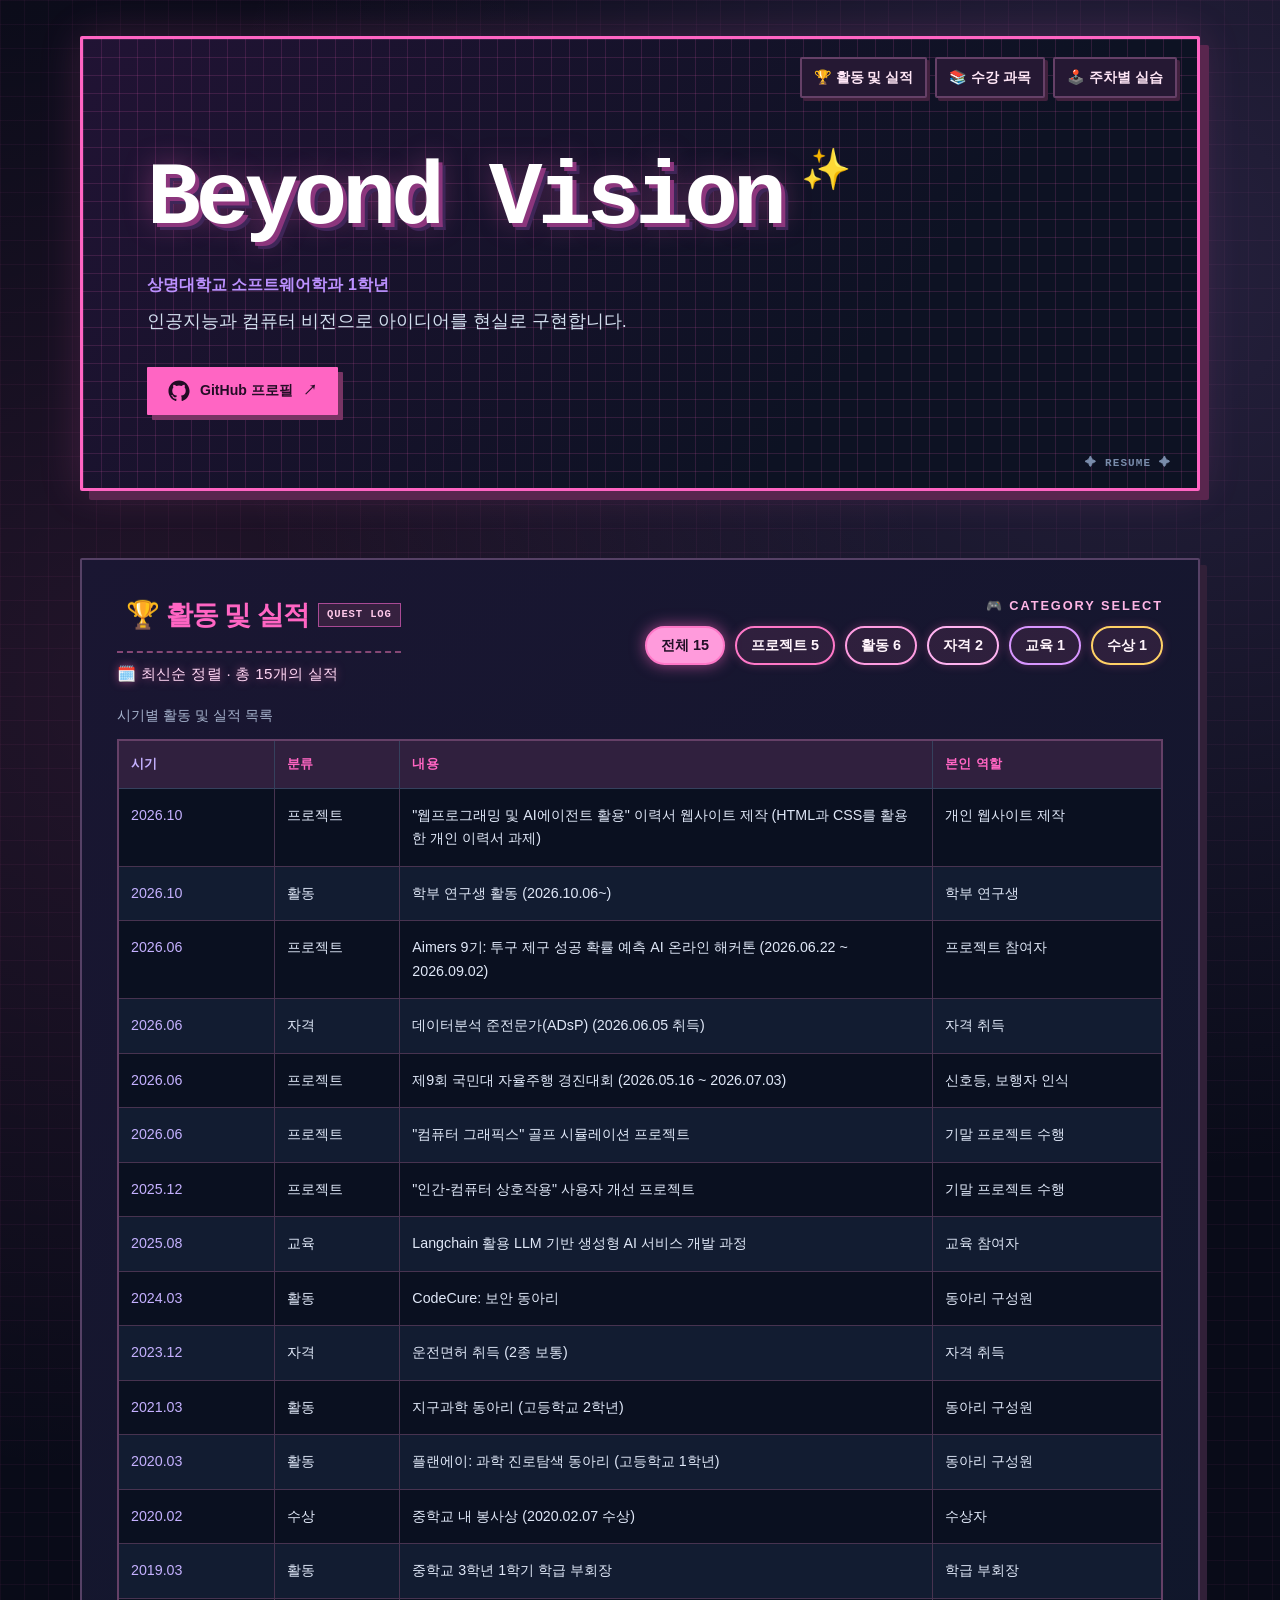
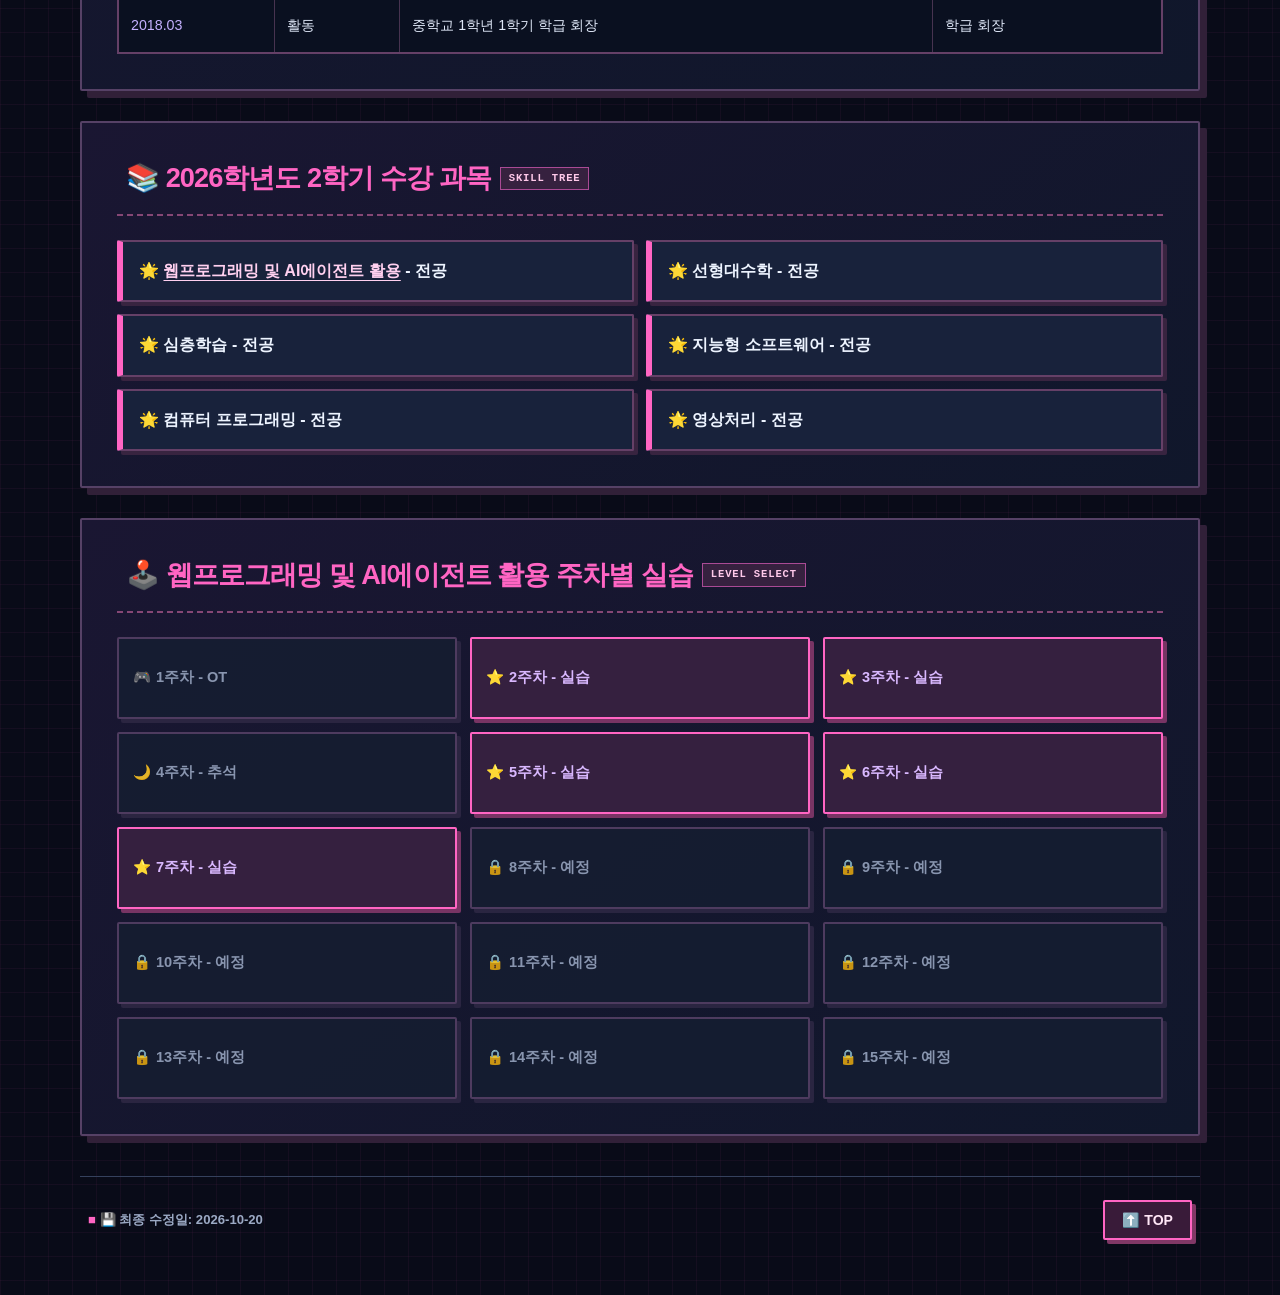
<file: index.html>
<!DOCTYPE html>

<html lang="ko">
<head>
    <meta charset="utf-8"/>
    <meta content="width=device-width, initial-scale=1.0" name="viewport"/>
    <title>Beyond Vision | 개인 이력서</title>
<link href="style.css" rel="stylesheet"/>
<script defer="True" src="filter.js"></script>
</head>

<body>
    <header id="top"><nav aria-label="이력서 목차" class="top-nav">
        <ul>
            <li><a href="#achievements">🏆 활동 및 실적</a></li>
            <li><a href="#courses">📚 수강 과목</a></li>
            <li><a href="#web-weeks">🕹️ 주차별 실습</a></li>
        </ul>
    </nav>
    <h1>Beyond Vision<span aria-hidden="true" class="sparkle"> ✨</span></h1>
    <p>상명대학교 소프트웨어학과 1학년</p>
    <p>인공지능과 컴퓨터 비전으로 아이디어를 현실로 구현합니다.</p>
    <p><a class="github-profile" href="https://github.com/bansiyoung" rel="noopener noreferrer" target="_blank"><img alt="" class="github-mark" src="images/github-mark.svg"/> GitHub 프로필</a></p>
</header>
<main>
    <section aria-labelledby="achievements-title" id="achievements">
        <div class="achievement-header">
            <div class="achievement-title-group">
                <h2 id="achievements-title">🏆 활동 및 실적 <span class="section-label">QUEST LOG</span></h2>
                <p class="achievement-meta" id="achievement-summary">🗓️ 최신순 정렬 · 총 15개의 실적</p></div>
                <div class="achievement-category-box"><p class="category-label">🎮 CATEGORY SELECT</p>
                    <div aria-label="실적 분류 필터" class="achievement-categories" role="group"><button aria-pressed="true" class="category-chip is-active" data-filter="전체" type="button">전체 15</button>
                        <button aria-pressed="false" class="category-chip" data-filter="프로젝트" type="button">프로젝트 5</button>
                        <button aria-pressed="false" class="category-chip" data-filter="활동" type="button">활동 6</button>
                        <button aria-pressed="false" class="category-chip" data-filter="자격" type="button">자격 2</button>
                        <button aria-pressed="false" class="category-chip" data-filter="교육" type="button">교육 1</button>
                        <button aria-pressed="false" class="category-chip" data-filter="수상" type="button">수상 1</button></div></div></div>
        <div class="table-wrapper">
            <table>
                <caption>시기별 활동 및 실적 목록</caption>
                <thead>
                    <tr><th scope="col">시기</th><th scope="col">분류</th><th scope="col">내용</th><th scope="col">본인 역할</th></tr>
                </thead> 
                <tbody>
                    <tr data-category="프로젝트"><td>2026.10</td><td>프로젝트</td><td>"웹프로그래밍 및 AI에이전트 활용" 이력서 웹사이트 제작 (HTML과 CSS를 활용한 개인 이력서 과제)</td><td>개인 웹사이트 제작</td></tr>
                    <tr data-category="활동"><td>2026.10</td><td>활동</td><td>학부 연구생 활동 (2026.10.06~)</td><td>학부 연구생</td></tr>
                    <tr data-category="프로젝트"><td>2026.06</td><td>프로젝트</td><td>Aimers 9기: 투구 제구 성공 확률 예측 AI 온라인 해커톤 (2026.06.22 ~ 2026.09.02)</td><td>프로젝트 참여자</td></tr>
                    <tr data-category="자격"><td>2026.06</td><td>자격</td><td>데이터분석 준전문가(ADsP) (2026.06.05 취득)</td><td>자격 취득</td></tr>
                    <tr data-category="프로젝트"><td>2026.06</td><td>프로젝트</td><td>제9회 국민대 자율주행 경진대회 (2026.05.16 ~ 2026.07.03)</td><td>신호등, 보행자 인식</td></tr>
                    <tr data-category="프로젝트"><td>2026.06</td><td>프로젝트</td><td>"컴퓨터 그래픽스" 골프 시뮬레이션 프로젝트</td><td>기말 프로젝트 수행</td></tr>
                    <tr data-category="프로젝트"><td>2025.12</td><td>프로젝트</td><td>"인간-컴퓨터 상호작용" 사용자 개선 프로젝트</td><td>기말 프로젝트 수행</td></tr>
                    <tr data-category="교육"><td>2025.08</td><td>교육</td><td>Langchain 활용 LLM 기반 생성형 AI 서비스 개발 과정</td><td>교육 참여자</td></tr>
                    <tr data-category="활동"><td>2024.03</td><td>활동</td><td>CodeCure: 보안 동아리</td><td>동아리 구성원</td></tr>
                    <tr data-category="자격"><td>2023.12</td><td>자격</td><td>운전면허 취득 (2종 보통)</td><td>자격 취득</td></tr>
                    <tr data-category="활동"><td>2021.03</td><td>활동</td><td>지구과학 동아리 (고등학교 2학년)</td><td>동아리 구성원</td></tr>
                    <tr data-category="활동"><td>2020.03</td><td>활동</td><td>플랜에이: 과학 진로탐색 동아리 (고등학교 1학년)</td><td>동아리 구성원</td></tr>
                    <tr data-category="수상"><td>2020.02</td><td>수상</td><td>중학교 내 봉사상 (2020.02.07 수상)</td><td>수상자</td></tr>
                    <tr data-category="활동"><td>2019.03</td><td>활동</td><td>중학교 3학년 1학기 학급 부회장</td><td>학급 부회장</td></tr>
                    <tr data-category="활동"><td>2018.03</td><td>활동</td><td>중학교 1학년 1학기 학급 회장</td><td>학급 회장</td></tr>
                </tbody>
            </table> 
        </div>
    </section>
    <section aria-labelledby="courses-title" id="courses">
        <h2 id="courses-title">📚 2026학년도 2학기 수강 과목 <span class="section-label">SKILL TREE</span></h2>
        <ul>
            <li><a href="#web-weeks">웹프로그래밍 및 AI에이전트 활용</a> - 전공</li>
            <li>선형대수학 - 전공</li>
            <li>심층학습 - 전공</li>
            <li>지능형 소프트웨어 - 전공</li>
            <li>컴퓨터 프로그래밍 - 전공</li>
            <li>영상처리 - 전공</li>
        </ul>
    </section>
    <section aria-labelledby="web-weeks-title" id="web-weeks">
        <h2 id="web-weeks-title">🕹️ 웹프로그래밍 및 AI에이전트 활용 주차별 실습 <span class="section-label">LEVEL SELECT</span></h2>
        <ol>
            <li>1주차 - OT</li>
            <li><a href="doc01.html">2주차 - 실습</a></li>
            <li><a href="web/doc02.html">3주차 - 실습</a></li>
            <li>4주차 - 추석</li>
            <li><a href="doc05.html">5주차 - 실습</a></li>
            <li><a href="doc04.html">6주차 - 실습</a></li>
            <li><a href="doc07.html">7주차 - 실습</a></li>
            <li>8주차 - 예정</li>
            <li>9주차 - 예정</li>
            <li>10주차 - 예정</li>
            <li>11주차 - 예정</li><li>12주차 - 예정</li><li>13주차 - 예정</li>
            <li>14주차 - 예정</li><li>15주차 - 예정</li>
        </ol>
    </section>
</main>
<footer>
    <p>💾 최종 수정일: 2026-10-20</p>
    <a aria-label="페이지 맨 위로 이동" class="back-to-top" href="#top">⬆️ TOP</a>
</footer>

<script>
    const weekLinks = document.querySelectorAll("#web-weeks a"); 

    weekLinks.forEach(function(link, index) {
        const key = "clicked-week-" + index;

        // 이번 탭에서 클릭한 적이 있는지 확인
        if (sessionStorage.getItem(key) === "true") {
            link.classList.add("week-clicked");
        }

        // 클릭하면 색상 변경 및 기록
        link.addEventListener("click", function() {
            sessionStorage.setItem(key, "true");
            link.classList.add("week-clicked");
        });
    });
    </script>
</body>
</html>
</file>
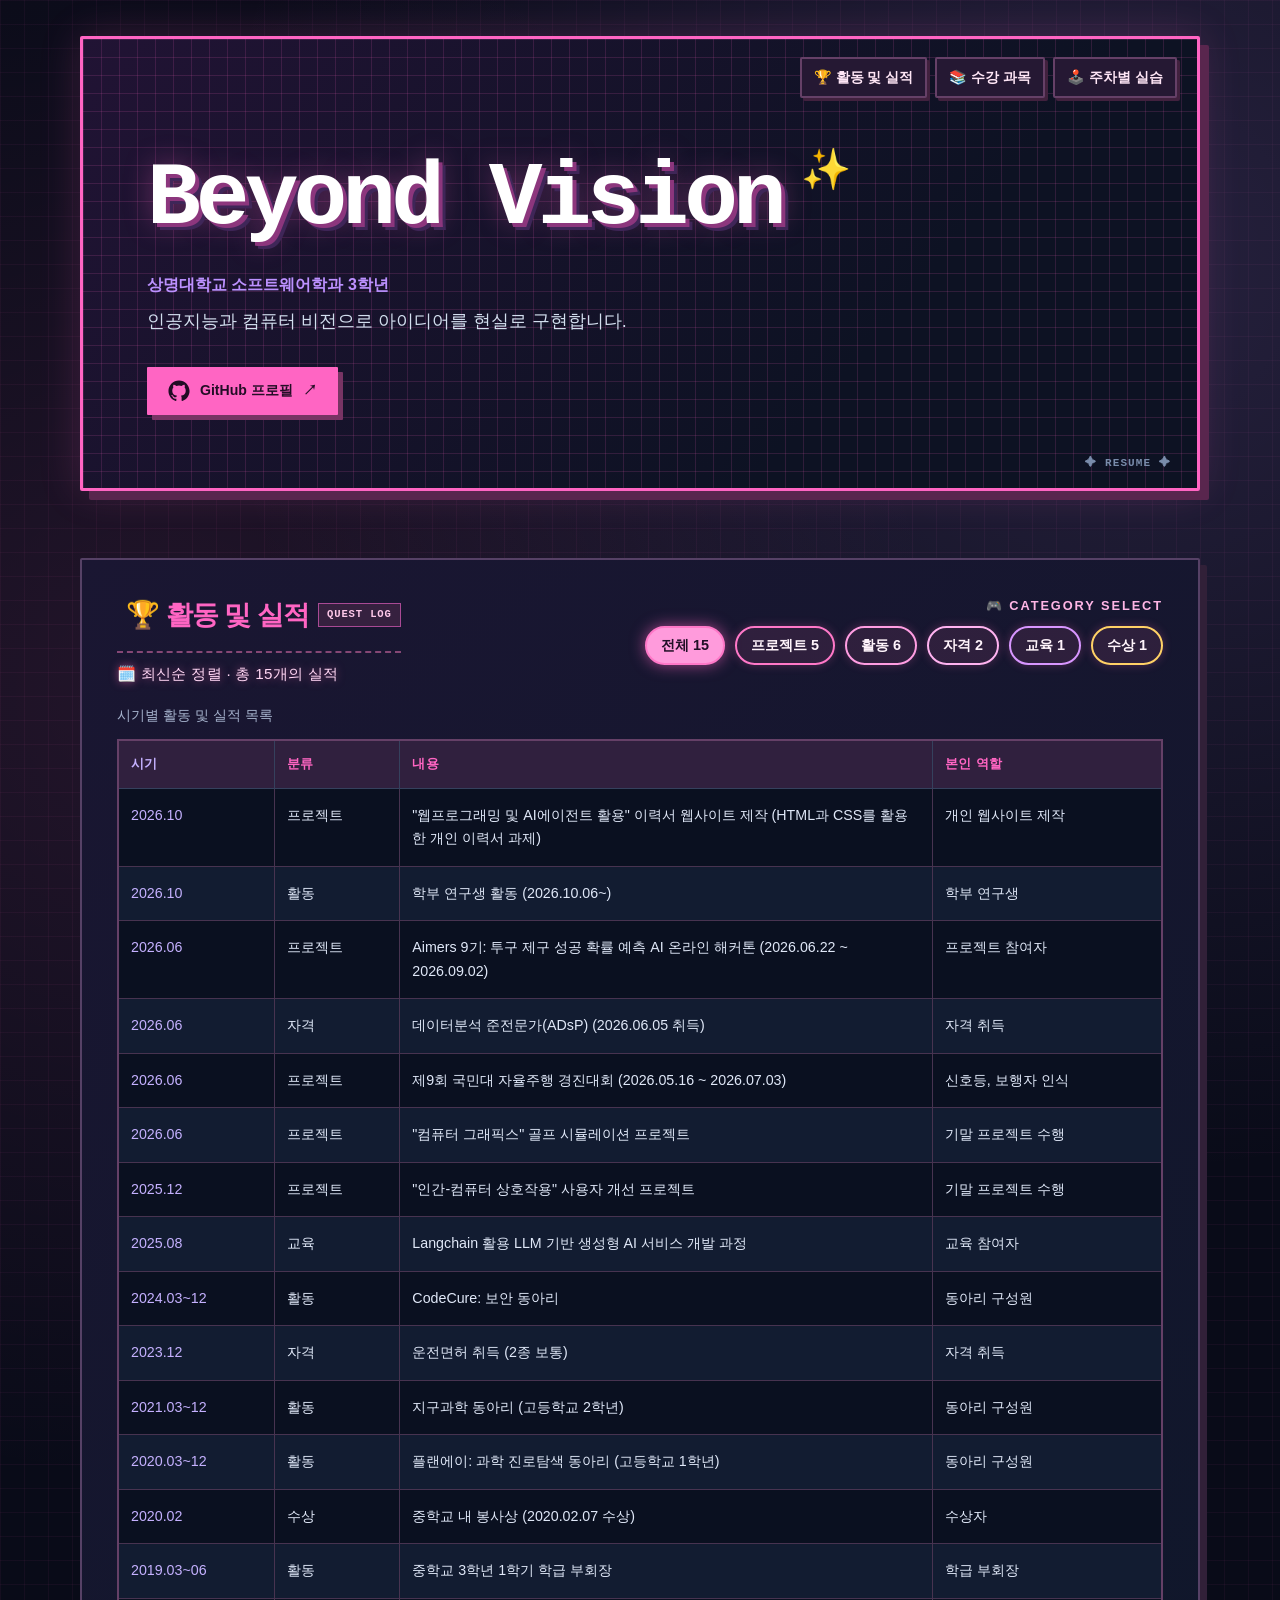
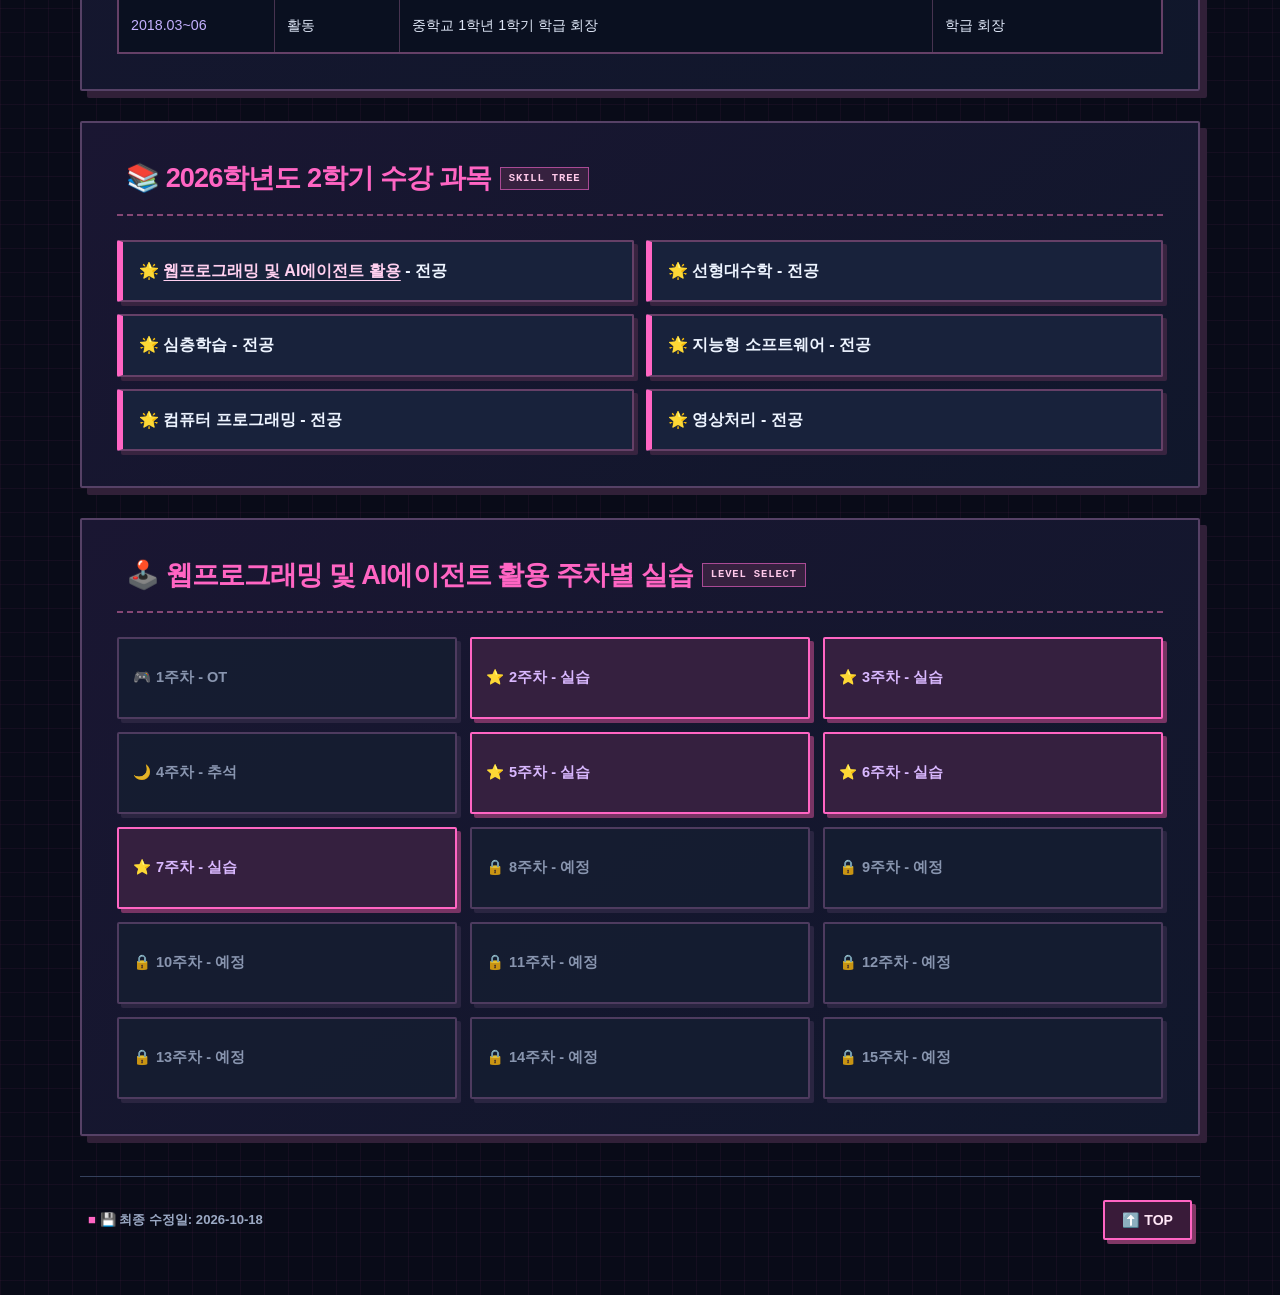
<file: resume_project/index.html>
<!DOCTYPE html>

<html lang="ko">
<head>
<meta charset="utf-8"/>
<meta content="width=device-width, initial-scale=1.0" name="viewport"/>
<title>Beyond Vision | 개인 이력서</title>
<link href="style.css" rel="stylesheet"/>
<script defer="True" src="filter.js"></script></head>

<body>
<!-- A-01: 상단 목차에서 각 섹션으로 이동 -->

<!-- F-01: 소개 / F-02: GitHub -->
<header id="top"><nav aria-label="이력서 목차" class="top-nav">

<ul>
<li><a href="#achievements">🏆 활동 및 실적</a></li>
<li><a href="#courses">📚 수강 과목</a></li>
<li><a href="#web-weeks">🕹️ 주차별 실습</a></li>
</ul>
</nav>

<h1>Beyond Vision<span aria-hidden="true" class="sparkle"> ✨</span></h1>
<p>상명대학교 소프트웨어학과 3학년</p>
<p>인공지능과 컴퓨터 비전으로 아이디어를 현실로 구현합니다.</p>
<p><a class="github-profile" href="https://github.com/bansiyoung" rel="noopener noreferrer" target="_blank"><img alt="" class="github-mark" src="images/github-mark.svg"/> GitHub 프로필</a></p>
</header>
<main>
<!-- F-03: 실적 목록 -->
<section aria-labelledby="achievements-title" id="achievements"><div class="achievement-header"><div class="achievement-title-group"><h2 id="achievements-title">🏆 활동 및 실적 <span class="section-label">QUEST LOG</span></h2><p class="achievement-meta" id="achievement-summary">🗓️ 최신순 정렬 · 총 15개의 실적</p></div><div class="achievement-category-box"><p class="category-label">🎮 CATEGORY SELECT</p><div aria-label="실적 분류 필터" class="achievement-categories" role="group"><button aria-pressed="true" class="category-chip is-active" data-filter="전체" type="button">전체 15</button><button aria-pressed="false" class="category-chip" data-filter="프로젝트" type="button">프로젝트 5</button><button aria-pressed="false" class="category-chip" data-filter="활동" type="button">활동 6</button><button aria-pressed="false" class="category-chip" data-filter="자격" type="button">자격 2</button><button aria-pressed="false" class="category-chip" data-filter="교육" type="button">교육 1</button><button aria-pressed="false" class="category-chip" data-filter="수상" type="button">수상 1</button></div></div></div>
<div class="table-wrapper">
<table>
<caption>시기별 활동 및 실적 목록</caption>
<thead>
<tr><th scope="col">시기</th><th scope="col">분류</th><th scope="col">내용</th><th scope="col">본인 역할</th></tr>
</thead>
<tbody>
<tr data-category="프로젝트"><td>2026.10</td><td>프로젝트</td><td>"웹프로그래밍 및 AI에이전트 활용" 이력서 웹사이트 제작 (HTML과 CSS를 활용한 개인 이력서 과제)</td><td>개인 웹사이트 제작</td></tr>
<tr data-category="활동"><td>2026.10</td><td>활동</td><td>학부 연구생 활동 (2026.10.06~)</td><td>학부 연구생</td></tr>
<tr data-category="프로젝트"><td>2026.06</td><td>프로젝트</td><td>Aimers 9기: 투구 제구 성공 확률 예측 AI 온라인 해커톤 (2026.06.22 ~ 2026.09.02)</td><td>프로젝트 참여자</td></tr>
<tr data-category="자격"><td>2026.06</td><td>자격</td><td>데이터분석 준전문가(ADsP) (2026.06.05 취득)</td><td>자격 취득</td></tr>
<tr data-category="프로젝트"><td>2026.06</td><td>프로젝트</td><td>제9회 국민대 자율주행 경진대회 (2026.05.16 ~ 2026.07.03)</td><td>신호등, 보행자 인식</td></tr>
<tr data-category="프로젝트"><td>2026.06</td><td>프로젝트</td><td>"컴퓨터 그래픽스" 골프 시뮬레이션 프로젝트</td><td>기말 프로젝트 수행</td></tr>
<tr data-category="프로젝트"><td>2025.12</td><td>프로젝트</td><td>"인간-컴퓨터 상호작용" 사용자 개선 프로젝트</td><td>기말 프로젝트 수행</td></tr>
<tr data-category="교육"><td>2025.08</td><td>교육</td><td>Langchain 활용 LLM 기반 생성형 AI 서비스 개발 과정</td><td>교육 참여자</td></tr>
<tr data-category="활동"><td>2024.03~12</td><td>활동</td><td>CodeCure: 보안 동아리</td><td>동아리 구성원</td></tr>
<tr data-category="자격"><td>2023.12</td><td>자격</td><td>운전면허 취득 (2종 보통)</td><td>자격 취득</td></tr>
<tr data-category="활동"><td>2021.03~12</td><td>활동</td><td>지구과학 동아리 (고등학교 2학년)</td><td>동아리 구성원</td></tr>
<tr data-category="활동"><td>2020.03~12</td><td>활동</td><td>플랜에이: 과학 진로탐색 동아리 (고등학교 1학년)</td><td>동아리 구성원</td></tr>
<tr data-category="수상"><td>2020.02</td><td>수상</td><td>중학교 내 봉사상 (2020.02.07 수상)</td><td>수상자</td></tr>
<tr data-category="활동"><td>2019.03~06</td><td>활동</td><td>중학교 3학년 1학기 학급 부회장</td><td>학급 부회장</td></tr>
<tr data-category="활동"><td>2018.03~06</td><td>활동</td><td>중학교 1학년 1학기 학급 회장</td><td>학급 회장</td></tr>
</tbody>
</table>
</div>
</section>
<!-- F-04: 수강 과목 -->
<section aria-labelledby="courses-title" id="courses">
<h2 id="courses-title">📚 2026학년도 2학기 수강 과목 <span class="section-label">SKILL TREE</span></h2>
<ul>
<li><a href="#web-weeks">웹프로그래밍 및 AI에이전트 활용</a> - 전공</li>
<li>선형대수학 - 전공</li>
<li>심층학습 - 전공</li>
<li>지능형 소프트웨어 - 전공</li>
<li>컴퓨터 프로그래밍 - 전공</li>
<li>영상처리 - 전공</li>
</ul>
</section>
<!-- F-05: 주차별 실습 -->
<section aria-labelledby="web-weeks-title" id="web-weeks">
<h2 id="web-weeks-title">🕹️ 웹프로그래밍 및 AI에이전트 활용 주차별 실습 <span class="section-label">LEVEL SELECT</span></h2>
<ol>
<li>1주차 - OT</li>
<li><a href="../doc01.html">2주차 - 실습</a></li>
<li><a href="../web/doc02.html">3주차 - 실습</a></li>
<li>4주차 - 추석</li>
<li><a href="../doc05.html">5주차 - 실습</a></li>
<li><a href="../doc04.html">6주차 - 실습</a></li>
<li><a href="../doc07.html">7주차 - 실습</a></li>
<li>8주차 - 예정</li><li>9주차 - 예정</li><li>10주차 - 예정</li>
<li>11주차 - 예정</li><li>12주차 - 예정</li><li>13주차 - 예정</li>
<li>14주차 - 예정</li><li>15주차 - 예정</li>
</ol>
</section>
</main>
<!-- F-06: 최종 수정일 / A-02: 맨 위로 가기 -->
<footer>
<p>💾 최종 수정일: 2026-10-18</p>
<a aria-label="페이지 맨 위로 이동" class="back-to-top" href="#top">⬆️ TOP</a>
</footer>

<script>
    const weekLinks = document.querySelectorAll("#web-weeks a");

    weekLinks.forEach(function(link, index) {
        const key = "clicked-week-" + index;

        // 이번 탭에서 클릭한 적이 있는지 확인
        if (sessionStorage.getItem(key) === "true") {
            link.classList.add("week-clicked");
        }

        // 클릭하면 색상 변경 및 기록
        link.addEventListener("click", function() {
            sessionStorage.setItem(key, "true");
            link.classList.add("week-clicked");
        });
    });
</script>

</body>
</html>
</file>
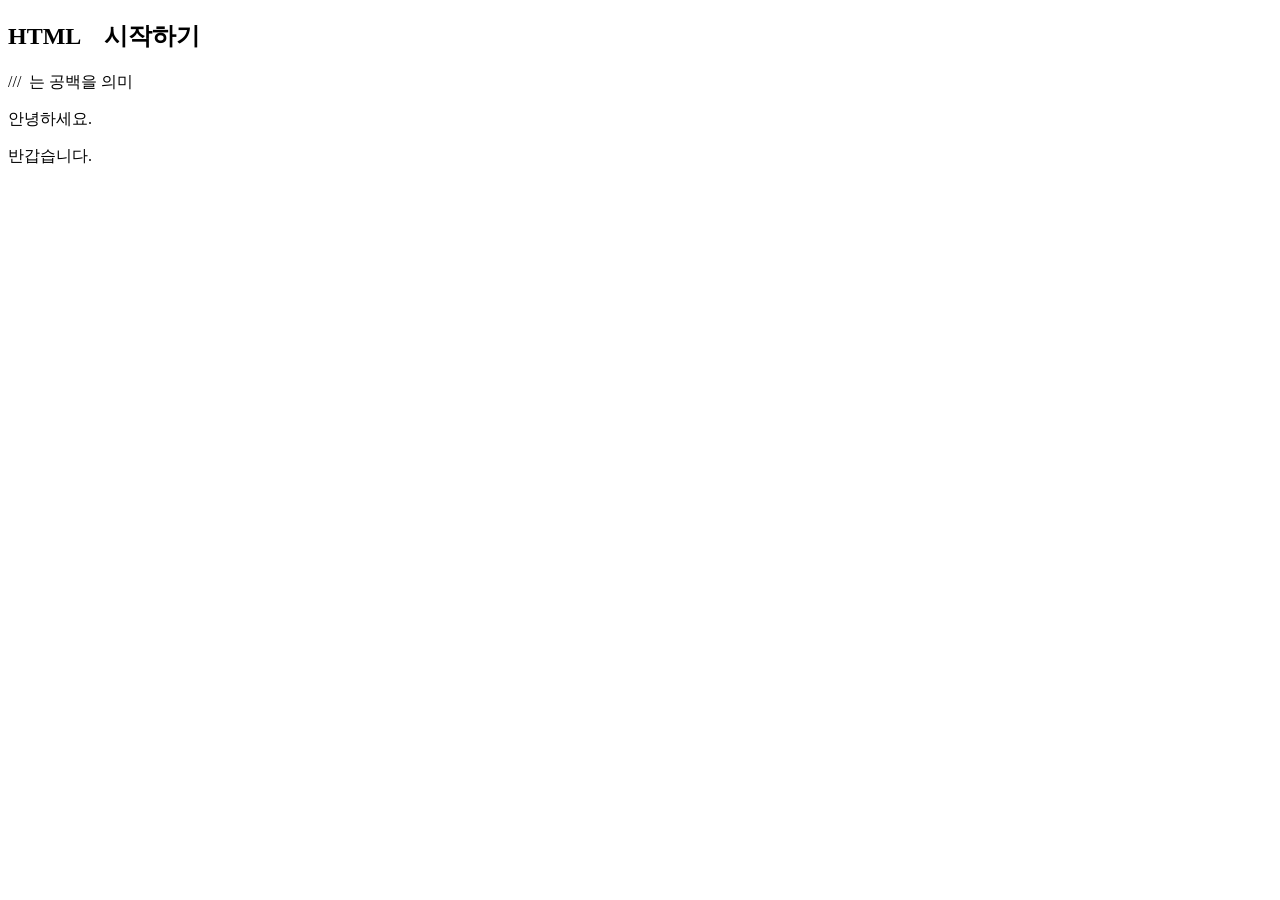
<file: doc01.html>
<!DOCTYPE html>
<html lang="en">
<head>
    <meta charset="UTF-8">
    <meta name="viewport" content="width=device-width, initial-scale=1.0">
    <title>반시영</title>
</head>
<body>
    <h2>HTML &nbsp;&nbsp; 시작하기</h2> /// &nbsp;는 공백을 의미
    <p>안녕하세요.</p>
    <p>반갑습니다.</p>
</body>
</html>
</file>
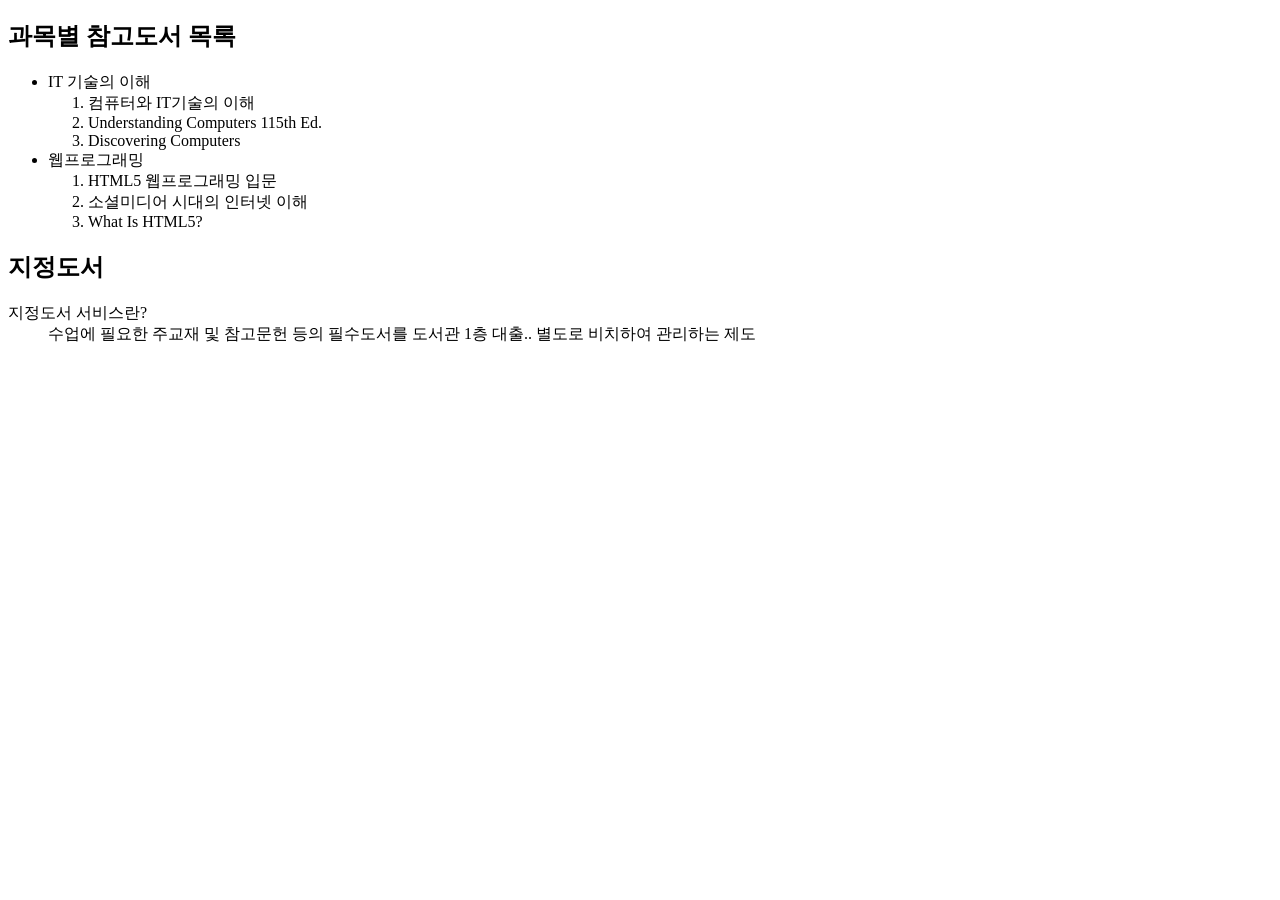
<file: doc05.html>
<!DOCTYPE html>
<html>
    <head>
        <meta charset="UTF-8">
    </head>
    <body>
        <h2>과목별 참고도서 목록</h2>
        <ul>
            <li>IT 기술의 이해</li>
            <ol>
                <li>컴퓨터와 IT기술의 이해</li>
                <li>Understanding Computers 115th Ed.</li>
                <li>Discovering Computers</li>
            </ol>
            <li>웹프로그래밍</li>
            <ol>
                <li>HTML5 웹프로그래밍 입문</li>
                <li>소셜미디어 시대의 인터넷 이해</li>
                <li> What Is HTML5?</li>
            </ol>
        </ul>
        <h2>지정도서</h2>
        <dl>
            <dt>지정도서 서비스란?</dt>
            <dd>수업에 필요한 주교재 및 참고문헌 등의 필수도서를 도서관 1층 대출..
                별도로 비치하여 관리하는 제도</dd>
        </dl>
    </body>
</html>
</file>
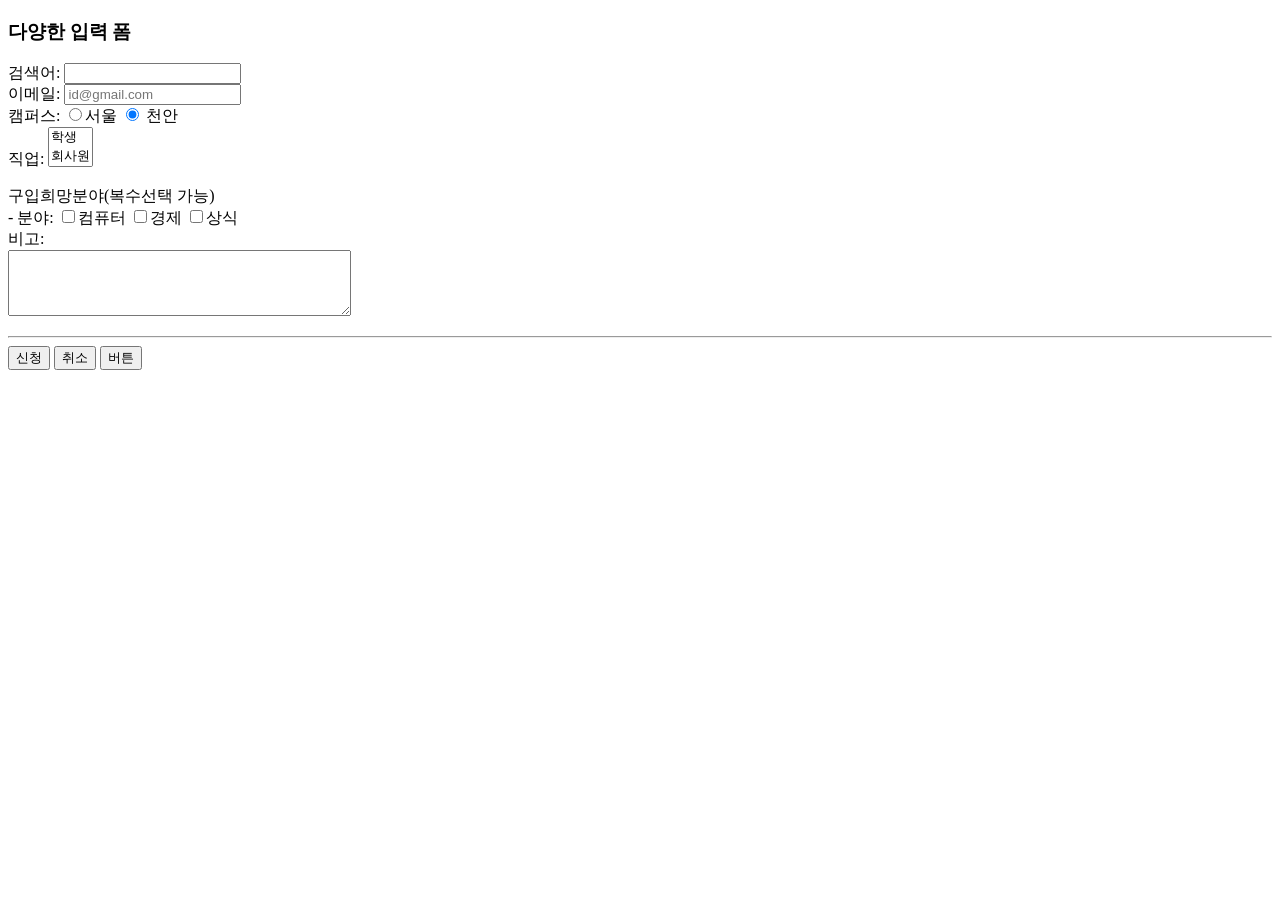
<file: doc07.html>
<!DOCTYPE html>
<head>
    <meta charset="UTF-8">
</head>
<body>
    <h3>다양한 입력 폼</h3>

   <form method="get" action="https://lib.smu.ac.kr/search/">

      검색어: <input type="text" name="q"/> <br>
      이메일: <input type="email" name="email" placeholder="id@gmail.com"/> <br>

      캠퍼스: <input type="radio" name="campuscode" value="00"/>서울

               <input type="radio" name="campuscode" value="01" checked/> 천안<br>

      직업: <select name="job"  size="2">

                  <option>학생</option> <option>회사원</option>

                  <option>공무원</option> <option>기타</option>

               </select>

   <p> 구입희망분야(복수선택 가능)<br>

    - 분야: <input type="checkbox" name="books" value="computer"/>컴퓨터

               <input type="checkbox" name="books" value="economy"/>경제

               <input type="checkbox" name="books" value="common"/>상식<br>

      비고: <br>

              <textarea name="comments" rows="4" cols="40"/></textarea>

    </p> <hr>

           <input type="submit" value="신청"/>

           <input type="reset" value="취소"/>
           <input type="button" value="버튼" onClick="alert('버튼 클릭')"/>

   </form>
</body>
</file>
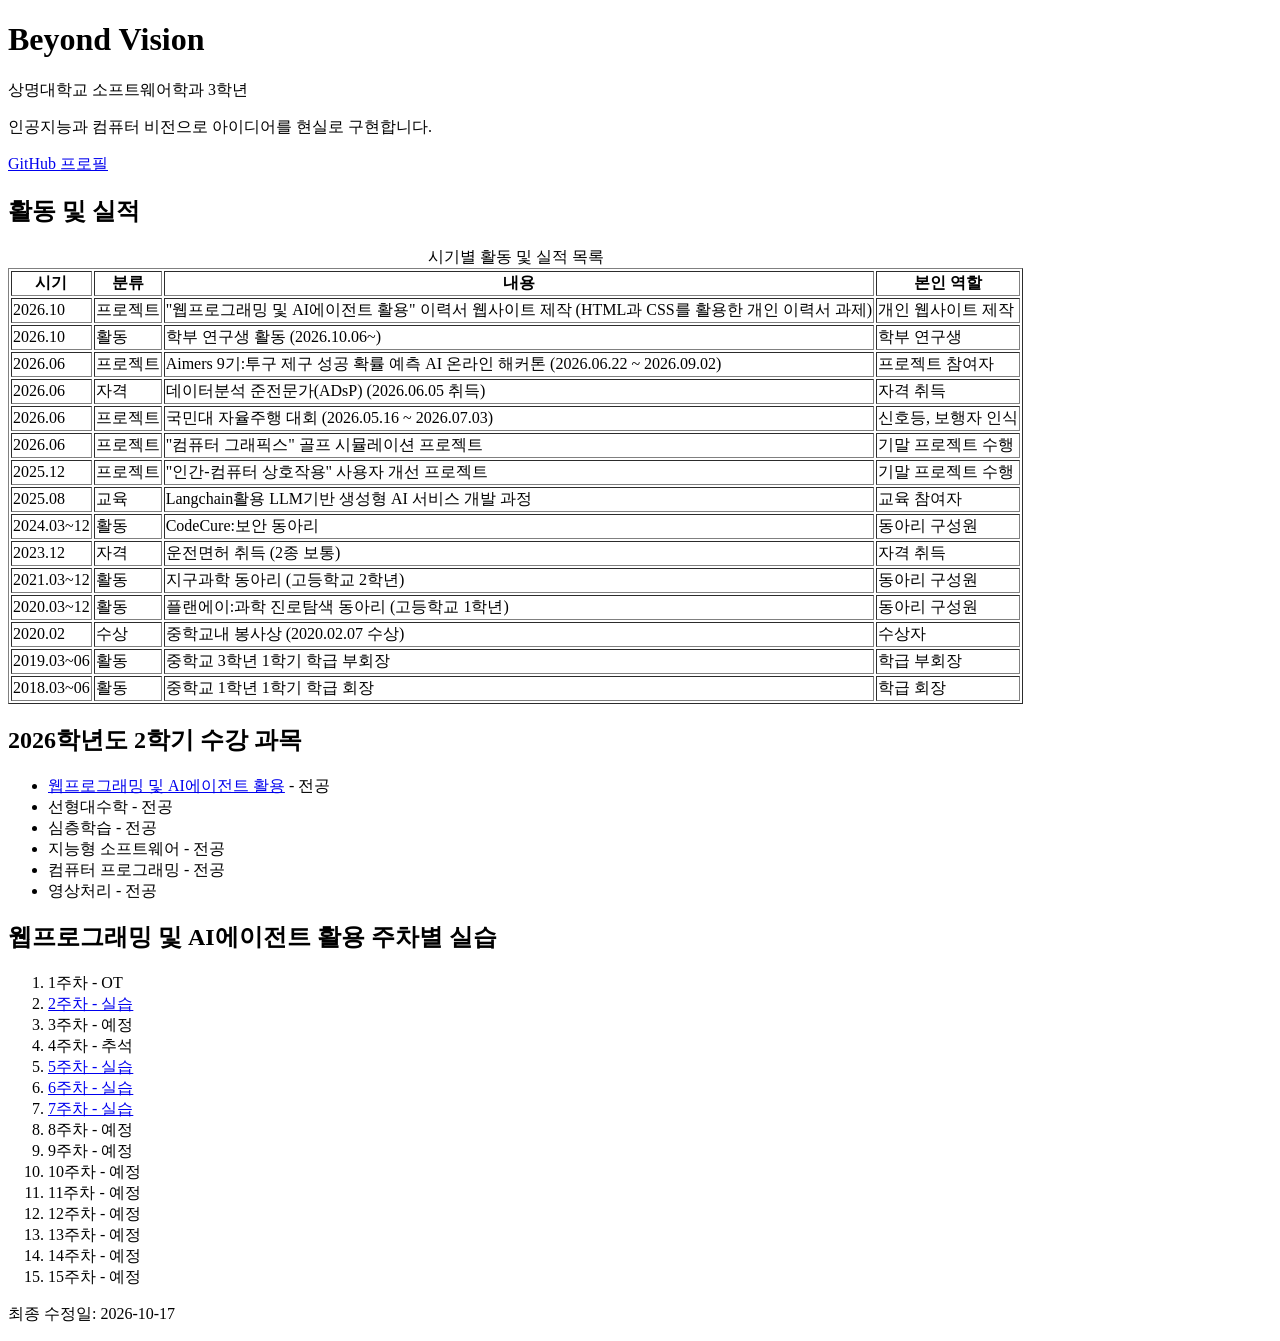
<file: index1.html>
<!DOCTYPE html>
<html lang="ko">
<head>
    <meta charset="UTF-8">
    <meta name="viewport" content="width=device-width, initial-scale=1.0">
    <title>Software Portfolio | 개인 이력서</title>
</head>
<body>
    <!-- F-01: 소개 / F-02: GitHub -->
    <header>
        <h1>Beyond Vision</h1>
        <p>상명대학교 소프트웨어학과 3학년</p>
        <p>인공지능과 컴퓨터 비전으로 아이디어를 현실로 구현합니다.</p>
        <p><a href="https://github.com/bansiyoung">GitHub 프로필</a></p>
    </header>

    <main>
        <!-- F-03: 실적 목록 -->
        <section id="achievements">
            <h2>활동 및 실적</h2>
            <table border="1">
                <caption>시기별 활동 및 실적 목록</caption>
                <thead>
                    <tr>
                        <th scope="col">시기</th>
                        <th scope="col">분류</th>
                        <th scope="col">내용</th>
                        <th scope="col">본인 역할</th>
                    </tr>
                </thead>
                <tbody>
                    <tr>
                        <td>2026.10</td>
                        <td>프로젝트</td>
                        <td>"웹프로그래밍 및 AI에이전트 활용" 이력서 웹사이트 제작 (HTML과 CSS를 활용한 개인 이력서 과제)</td>
                        <td>개인 웹사이트 제작</td>
                    </tr>
                    <tr>
                        <td>2026.10</td>
                        <td>활동</td>
                        <td>학부 연구생 활동 (2026.10.06~)</td>
                        <td>학부 연구생</td>
                    </tr>
                    <tr>
                        <td>2026.06</td>
                        <td>프로젝트</td>
                        <td>Aimers 9기:투구 제구 성공 확률 예측 AI 온라인 해커톤 (2026.06.22 ~ 2026.09.02)</td>
                        <td>프로젝트 참여자</td>
                    </tr>
                    <tr>
                        <td>2026.06</td>
                        <td>자격</td>
                        <td>데이터분석 준전문가(ADsP) (2026.06.05 취득)</td>
                        <td>자격 취득</td>
                    </tr>
                    <tr>
                        <td>2026.06</td>
                        <td>프로젝트</td>
                        <td>국민대 자율주행 대회 (2026.05.16 ~ 2026.07.03)</td>
                        <td>신호등, 보행자 인식</td>
                    </tr>
                    <tr>
                        <td>2026.06</td>
                        <td>프로젝트</td>
                        <td>"컴퓨터 그래픽스" 골프 시뮬레이션 프로젝트</td>
                        <td>기말 프로젝트 수행</td>
                    </tr>
                    <tr>
                        <td>2025.12</td>
                        <td>프로젝트</td>
                        <td>"인간-컴퓨터 상호작용" 사용자 개선 프로젝트</td>
                        <td>기말 프로젝트 수행</td>
                    </tr>
                    <tr>
                        <td>2025.08</td>
                        <td>교육</td>
                        <td>Langchain활용 LLM기반 생성형 AI 서비스 개발 과정</td>
                        <td>교육 참여자</td>
                    </tr>
                    <tr>
                        <td>2024.03~12</td>
                        <td>활동</td>
                        <td>CodeCure:보안 동아리</td>
                        <td>동아리 구성원</td>
                    </tr>
                    <tr>
                        <td>2023.12</td>
                        <td>자격</td>
                        <td>운전면허 취득 (2종 보통)</td>
                        <td>자격 취득</td>
                    </tr>
                    <tr> 
                        <td>2021.03~12</td>
                        <td>활동</td>
                        <td>지구과학 동아리 (고등학교 2학년)</td>
                        <td>동아리 구성원</td>
                    </tr>
                    <tr>
                        <td>2020.03~12</td>
                        <td>활동</td>
                        <td>플랜에이:과학 진로탐색 동아리 (고등학교 1학년)</td>
                        <td>동아리 구성원</td>
                    </tr>
                    <tr>
                        <td>2020.02</td>
                        <td>수상</td>
                        <td>중학교내 봉사상 (2020.02.07 수상)</td>
                        <td>수상자</td>
                    </tr>
                    <tr>
                        <td>2019.03~06</td>
                        <td>활동</td>
                        <td>중학교 3학년 1학기 학급 부회장</td> 
                        <td>학급 부회장</td>
                    </tr>
                    <tr>
                        <td>2018.03~06</td>
                        <td>활동</td>
                        <td>중학교 1학년 1학기 학급 회장</td>
                        <td>학급 회장</td>
                    </tr>
                </tbody>
            </table>
        </section>

        <!-- F-04: 수강 과목 -->
        <section id="courses">
            <h2>2026학년도 2학기 수강 과목</h2>
            <ul>
                <li><a href="#web-weeks">웹프로그래밍 및 AI에이전트 활용</a> - 전공</li>
                <li>선형대수학 - 전공</li>
                <li>심층학습 - 전공</li>
                <li>지능형 소프트웨어 - 전공</li>
                <li>컴퓨터 프로그래밍 - 전공</li>
                <li>영상처리 - 전공</li>
                
            </ul>
        </section>

        <!-- F-05: 1~15주차 실습 -->
        <section id="web-weeks">
            <h2>웹프로그래밍 및 AI에이전트 활용 주차별 실습</h2>
            <ol>
                <li>1주차 - OT</li>
                <li>
                    <a href="doc01.html">2주차 - 실습</a></li>
                <li>3주차 - 예정</li>
                <li>4주차 - 추석</li>
                <li>
                    <a href="file:///Users/bansiyoung/project/Project1_202421231/index.html">5주차 - 실습</a></li>
                <li>
                    <a href="doc04.html">6주차 - 실습</a></li>
                <li>
                    <a href="doc07.html">7주차 - 실습</a></li>
                <li>8주차 - 예정</li>
                <li>9주차 - 예정</li>
                <li>10주차 - 예정</li> 
                <li>11주차 - 예정</li>
                <li>12주차 - 예정</li>
                <li>13주차 - 예정</li>
                <li>14주차 - 예정</li>
                <li>15주차 - 예정</li>
            </ol>
        </section>
    </main>

    <!-- F-06: 최종 수정일 -->
    <footer>
        <p>최종 수정일: 2026-10-17</p>
    </footer>
</body>
</html>
</file>
<file: style.css>
/* ==========================================================
   BEYOND VISION — Neon Pixel Portfolio
   Q-CSS: 모든 시각적 표현은 외부 CSS 파일에서 관리합니다.
   ========================================================== */

/* 01. 공통 색상 및 크기 — 네온 핑크 테마 */
:root {
    --bg: #090b18;
    --panel: #10172b;
    --panel-light: #18223b;
    --text: #edf4ff;
    --muted: #a5b2cc;
    --neon: #ff65c3;
    --violet: #bc91ff;
    --pink: #ff9bdc;
    --line: #35415d;
    --radius: 14px;
}

/* 02. 기본 스타일 */
* { box-sizing: border-box; }
html { scroll-behavior: smooth; }
body {
    margin: 0;
    color: var(--text);
    background-color: var(--bg);
    background-image:
        linear-gradient(#ff65c30b 1px, transparent 1px),
        linear-gradient(90deg, #ff65c30b 1px, transparent 1px),
        radial-gradient(circle at 70% 5%, #643ec940, transparent 36%);
    background-size: 34px 34px, 34px 34px, auto;
    font-family: "Pretendard", "Apple SD Gothic Neo", "Malgun Gothic", Arial, sans-serif;
    line-height: 1.65;
    overflow-wrap: anywhere;
}
a { color: var(--neon); text-underline-offset: 4px; }
a:hover { color: #fff; }
a:focus-visible { outline: 3px dashed var(--pink); outline-offset: 5px; }

/* 03. 레이아웃 공통 */
header, main, footer { width: min(1120px, calc(100% - 40px)); margin-inline: auto; }
section { scroll-margin-top: 30px; }

/* 04. 상단: 게임 시작 화면 */
header {
    position: relative;
    margin-top: 36px;
    padding: 64px clamp(22px, 5vw, 72px);
    border: 2px solid var(--neon);
    border-radius: var(--radius);
    background: linear-gradient(135deg, #151c35 0%, #0d1223 70%);
    box-shadow: 7px 7px 0 #2b3551, 0 0 42px #ff65c32e, inset 0 0 32px #ff65c312;
    overflow: hidden;
}
header::after {
    content: "[ 01 ]  RESUME";
    position: absolute;
    right: 26px;
    bottom: 19px;
    color: #798cab;
    font: 700 11px Consolas, "Courier New", monospace;
    letter-spacing: .1em;
}
header h1 {
    width: fit-content;
    margin: 0 0 24px;
    color: #fff;
    font: 900 clamp(2.7rem, 7vw, 5.7rem)/1.08 Consolas, "Courier New", monospace;
    letter-spacing: -.055em;
    text-shadow: 4px 4px 0 #644da5, 0 0 26px #ab83ff66;
}
header p { max-width: 700px; margin: 9px 0; }
header p:nth-of-type(1) { color: var(--violet); font-weight: 800; }
header p:nth-of-type(2) { color: #d2deee; font-size: 1.12rem; }
header p:last-child { margin-top: 30px; }
header a {
    display: inline-block;
    padding: 11px 19px;
    border: 2px solid var(--neon);
    border-radius: 5px;
    color: #240d26;
    background: var(--neon);
    text-decoration: none;
    font: 800 .88rem Consolas, "Malgun Gothic", sans-serif;
    box-shadow: 4px 4px 0 #783464;
    transition: transform .15s, box-shadow .15s, background-color .15s;
}
header a::after { content: "  ↗"; }
header a:hover { transform: translate(-2px,-2px); box-shadow: 6px 6px 0 #783464; background: #ffd1ed; color: #240d26; }

/* 05. 콘텐츠 구역: 게임 미션 패널 */
main { padding-top: 37px; }
section {
    margin: 30px 0;
    padding: clamp(19px, 3vw, 35px);
    background: linear-gradient(150deg, var(--panel), #0e1426);
    border: 1px solid var(--line);
    border-radius: var(--radius);
    box-shadow: 5px 5px 0 #222a42;
}
section h2 {
    margin: 0 0 24px;
    padding-bottom: 15px;
    border-bottom: 1px solid var(--line);
    color: var(--neon);
    font-size: clamp(1.25rem, 2.8vw, 1.7rem);
    letter-spacing: -.035em;
}
section h2::before { content: "▸ "; color: var(--pink); }

/* 06. 실적 표: 게임 기록창 */
table {
    width: 100%;
    border: 1px solid var(--line);
    border-collapse: collapse;
    background: #0a1020;
    table-layout: fixed;
}
caption { padding: 0 0 12px; color: var(--muted); text-align: left; font-size: .88rem; }
th, td { padding: 15px 12px; border: 1px solid var(--line); text-align: left; vertical-align: top; }
th { background: #222042; color: var(--neon); font: 800 .8rem Consolas, "Malgun Gothic", sans-serif; letter-spacing: .03em; }
td { color: #e0e8f8; font-size: .89rem; }
th:nth-child(1), td:nth-child(1) { width: 15%; color: #c5b1ff; font-variant-numeric: tabular-nums; }
th:nth-child(2), td:nth-child(2) { width: 12%; }
th:nth-child(3), td:nth-child(3) { width: 51%; }
th:nth-child(4), td:nth-child(4) { width: 22%; }
tbody tr:nth-child(even) { background: #121c31; }
tbody tr:hover { background: #31203f; }

/* 07. 수강 과목: 스킬 인벤토리 */
#courses ul { display: grid; grid-template-columns: repeat(2, minmax(0, 1fr)); gap: 12px; padding: 0; margin: 0; list-style: none; }
#courses li {
    padding: 16px;
    border: 1px solid #414264;
    border-left: 4px solid var(--violet);
    border-radius: 6px;
    background: var(--panel-light);
    font-weight: 650;
    transition: border-color .15s, transform .15s;
}
#courses li:hover { border-color: var(--neon); transform: translateY(-2px); }
#courses li::before { content: "✦ "; color: var(--neon); }
#courses a { color: #ffd0ef; }

/* 08. 주차별 실습: 레벨 선택 메뉴 */
#web-weeks ol { display: grid; grid-template-columns: repeat(3, minmax(0, 1fr)); gap: 13px; padding: 0; margin: 0; list-style: none; counter-reset: week; }
#web-weeks li {
    min-height: 82px;
    padding: 17px 14px;
    display: flex;
    align-items: center;
    border: 1px solid #414969;
    border-radius: 7px;
    background: #151d31;
    color: #99a7c1;
    font: 700 .91rem/1.5 Consolas, "Malgun Gothic", sans-serif;
}
#web-weeks li:has(a) { border-color: #ad4490; background: linear-gradient(120deg, #39203d, #17223a); box-shadow: inset 4px 0 0 var(--neon); }
#web-weeks li a { display: block; width: 100%; color: var(--neon); text-decoration: none; }
#web-weeks li:has(a):hover { background: #412245; border-color: var(--neon); }
#web-weeks li:not(:has(a)) { opacity: .88; }

/* 09. 하단 */
footer { margin-top: 40px; margin-bottom: 32px; padding: 23px 8px; border-top: 1px solid var(--line); color: #9caac5; font: 700 .82rem Consolas, "Malgun Gothic", sans-serif; text-align: center; }
footer p { margin: 0; }
footer p::before { content: "■ "; color: var(--neon); }

/* 10. 태블릿 및 모바일 반응형 */
@media (max-width: 760px) {
    header { padding: 44px 24px 56px; }
    #courses ul { grid-template-columns: 1fr; }
    #web-weeks ol { grid-template-columns: repeat(2, minmax(0, 1fr)); }
    th, td { padding: 10px 7px; font-size: .77rem; }
    th:nth-child(1), td:nth-child(1) { width: 18%; }
    th:nth-child(2), td:nth-child(2) { width: 13%; }
    th:nth-child(3), td:nth-child(3) { width: 45%; }
    th:nth-child(4), td:nth-child(4) { width: 24%; }
}
@media (max-width: 520px) {
    header, main, footer { width: calc(100% - 24px); }
    header { margin-top: 16px; padding: 36px 18px 60px; }
    header::before { letter-spacing: .06em; font-size: 10px; }
    header h1 { font-size: clamp(2.25rem, 11vw, 3.3rem); }
    header p:nth-of-type(2) { font-size: 1rem; }
    section { padding: 16px 12px; }
    /* 모바일에서는 각 실적의 정보가 쌓이도록 변경하여 가로 넘침을 방지 */
    table, thead, tbody, tr, th, td { display: block; }
    thead { position: absolute; width: 1px; height: 1px; overflow: hidden; clip-path: inset(50%); }
    table { border: 0; background: transparent; }
    tbody { display: grid; gap: 12px; }
    tbody tr { display: grid; grid-template-columns: 1fr 1fr; border: 1px solid var(--line); border-radius: 8px; padding: 10px; background: #121b30; }
    td, td:nth-child(1), td:nth-child(2), td:nth-child(3), td:nth-child(4) { width: 100%; border: 0; padding: 7px; }
    td:nth-child(1), td:nth-child(2) { grid-column: span 1; font-size: .8rem; }
    td:nth-child(3), td:nth-child(4) { grid-column: 1 / -1; }
    td:nth-child(3) { font-weight: 700; }
    td:nth-child(4) { color: var(--muted); border-top: 1px dashed #3b4867; }
    td:nth-child(4)::before { content: "ROLE  /  "; color: var(--neon); font-size: .75rem; }
    #web-weeks ol { grid-template-columns: 1fr 1fr; gap: 8px; }
    #web-weeks li { min-height: 72px; padding: 12px 9px; font-size: .76rem; }
}
@media (prefers-reduced-motion: reduce) { html { scroll-behavior: auto; } *, *::before, *::after { transition: none !important; } }

/* 11. 가산점 A-01: 페이지 상단 목차 네비게이션 */
.top-nav {
    width: min(1120px, calc(100% - 40px));
    margin: 20px auto 0;
    padding: 12px 18px;
    display: flex;
    flex-wrap: wrap;
    justify-content: space-between;
    align-items: center;
    gap: 14px;
    border: 1px solid #a94a95;
    border-radius: 10px;
    background: #160f28;
    box-shadow: 0 0 18px #ff65c320;
}
.top-nav .nav-brand {
    font: 800 .82rem Consolas, "Courier New", monospace;
    letter-spacing: .1em;
    text-decoration: none;
    color: var(--neon);
}
.top-nav ul {
    display: flex;
    flex-wrap: wrap;
    gap: 8px;
    list-style: none;
    margin: 0;
    padding: 0;
}
.top-nav li a {
    display: block;
    padding: 8px 12px;
    border: 1px solid #654067;
    border-radius: 5px;
    background: #251833;
    color: #ffe6f6;
    text-decoration: none;
    font-weight: 700;
    font-size: .88rem;
    transition: background-color .18s, border-color .18s;
}
.top-nav li a:hover,
.top-nav li a:focus-visible {
    background: #52234a;
    border-color: var(--neon);
}
/* 내부 링크 도착 지점에 여유 확보 */
#top, #achievements, #courses, #web-weeks { scroll-margin-top: 18px; }

/* 12. 가산점 A-02: 맨 위로 돌아가는 버튼 */
footer {
    display: flex;
    align-items: center;
    justify-content: space-between;
    gap: 16px;
}
.back-to-top {
    display: inline-block;
    padding: 10px 17px;
    border: 2px solid var(--neon);
    border-radius: 5px;
    background: #391b39;
    color: #ffe6f6;
    font: 800 .88rem Consolas, "Malgun Gothic", sans-serif;
    text-decoration: none;
    box-shadow: 3px 3px 0 #813866;
}
.back-to-top:hover { color: #170c1a; background: var(--neon); }

@media (max-width: 520px) {
    .top-nav { width: calc(100% - 24px); padding: 12px; }
    .top-nav ul { width: 100%; }
    .top-nav li { flex: 1 1 auto; }
    .top-nav li a { font-size: .78rem; text-align: center; padding: 8px 6px; }
    footer { flex-wrap: wrap; justify-content: center; }
}


/* ==========================================================
   13. PIXEL CUTE UPDATE — 기존 핑크 네온 팔레트 유지
   이 부분은 기존 CSS 뒤에 덧붙여 디자인을 덮어씁니다.
   ========================================================== */
:root {
    --radius: 3px;
}
body {
    background-image:
        linear-gradient(#ff65c30c 1px, transparent 1px),
        linear-gradient(90deg, #ff65c30c 1px, transparent 1px),
        radial-gradient(circle at 12% 24%, #ff65c31b, transparent 32%),
        radial-gradient(circle at 88% 9%, #bc91ff2a, transparent 32%);
    background-size: 24px 24px, 24px 24px, auto, auto;
}
/* 깔끔한 각진 창, 도트 그림자 */
.top-nav, header, section, .back-to-top,
.top-nav li a, header a, #courses li, #web-weeks li {
    border-radius: 2px;
}
.top-nav {
    border: 2px solid var(--neon);
    box-shadow: 5px 5px 0 #52234a, 0 0 18px #ff65c322;
}
.top-nav .nav-brand { letter-spacing: .04em; }
.top-nav li a {
    border: 2px solid #654067;
    box-shadow: 3px 3px 0 #41213e;
}
.top-nav li a:hover { transform: translate(-2px, -2px); box-shadow: 5px 5px 0 #41213e; }
header {
    border-width: 3px;
    background:
        linear-gradient(90deg, #ff65c324 1px, transparent 1px),
        linear-gradient(#ff65c324 1px, transparent 1px),
        linear-gradient(130deg, #211334, #0d1223 70%);
    background-size: 18px 18px, 18px 18px, auto;
    box-shadow: 9px 9px 0 #59264e, 0 0 42px #ff65c32e;
}
header::after { content: "✦  RESUME  ✦"; }
.player-status {
    display: inline-flex;
    flex-wrap: wrap;
    align-items: center;
    gap: 12px;
    width: fit-content;
    margin: 0 0 18px;
    padding: 7px 12px;
    border: 2px solid #a94a95;
    color: #ffd1ed;
    background: #311b3b;
    font: 800 .72rem/1.5 Consolas, "Courier New", monospace;
}
.player-status span { color: #d9b7ff; }
header h1 {
    text-shadow: 4px 4px 0 #8c367d, 7px 7px 0 #3f2658, 0 0 28px #ff65c35c;
}
.sparkle { font-size: .45em; vertical-align: top; text-shadow: none; }
header a {
    border-radius: 1px;
    box-shadow: 5px 5px 0 #783464;
}
section {
    border: 2px solid #564166;
    box-shadow: 7px 7px 0 #312038;
    background: linear-gradient(145deg, #1a1632, #10172b);
}
section h2 {
    display: flex;
    align-items: center;
    flex-wrap: wrap;
    gap: 9px;
    line-height: 1.5;
    border-bottom: 2px dashed #854775;
}
section h2::before { content: ""; }
.section-label {
    display: inline-block;
    padding: 3px 8px;
    border: 1px solid #a94a95;
    color: #ffc9ea;
    background: #36213f;
    font: 800 .66rem/1.5 Consolas, monospace;
    letter-spacing: .08em;
}
.table-wrapper { overflow-x: auto; }
table { min-width: 680px; border: 2px solid #654067; }
th { background: #30203e; }
td { border-color: #473350; }
tbody tr:hover { background: #3e234a; }
#courses li {
    border: 2px solid #654067;
    border-left: 6px solid var(--neon);
    box-shadow: 4px 4px 0 #382440;
}
#courses li::before { content: "🌟 "; }
#web-weeks li {
    border: 2px solid #564166;
    box-shadow: 4px 4px 0 #2e2844;
}
#web-weeks li:has(a) {
    border-color: var(--neon);
    background: #35203f;
    box-shadow: 4px 4px 0 #783464;
}
#web-weeks li:has(a)::before { content: "⭐ "; margin-right: 5px; }
#web-weeks li:not(:has(a))::before { content: "🔒 "; margin-right: 5px; }
#web-weeks li:nth-child(1):not(:has(a))::before { content: "🎮 "; }
#web-weeks li:nth-child(4):not(:has(a))::before { content: "🌙 "; }
#web-weeks li:has(a):hover { transform: translate(-2px,-2px); }
.back-to-top { border: 2px solid var(--neon); box-shadow: 4px 4px 0 #813866; }
@media (max-width: 520px) {
    header { padding: 32px 17px 62px; }
    header::after { font-size: 9px; right: 15px; }
    .player-status { font-size: .62rem; }
    section { box-shadow: 4px 4px 0 #312038; }
    table { min-width: 0; border: 0; }
    #web-weeks li { box-shadow: 2px 2px 0 #2e2844; }
    .section-label { font-size: .6rem; }
}


/* A-03: 실적 카테고리별 보기 — 기존 네온 핑크 디자인 유지 */
.achievement-header {
    display: flex;
    justify-content: space-between;
    align-items: flex-start;
    flex-wrap: wrap;
    gap: 20px;
    margin-bottom: 18px;
}
.achievement-title-group h2 { margin-bottom: 8px; }
.achievement-meta {
    margin: 0;
    color: #ffd6f4;
    font-size: .95rem;
    letter-spacing: .02em;
    text-shadow: 0 0 8px #ff69b480;
}
.achievement-category-box {
    display: flex;
    flex-direction: column;
    align-items: flex-end;
    max-width: 530px;
    gap: 10px;
}
.category-label {
    margin: 0;
    color: #ffb6e6;
    font-size: .8rem;
    font-weight: 700;
    letter-spacing: .15em;
}
.achievement-categories {
    display: flex;
    flex-wrap: wrap;
    justify-content: flex-end;
    gap: 10px;
}
.category-chip {
    cursor: pointer;
    padding: 8px 14px;
    border: 2px solid #ff78c8;
    border-radius: 999px;
    background: #ff69b41a;
    color: #fff4fb;
    font-family: inherit;
    font-size: .9rem;
    font-weight: 700;
    box-shadow: 0 0 10px #ff69b440;
    transition: background-color .2s, transform .2s, box-shadow .2s;
}
.category-chip:hover { transform: translateY(-2px); background: #ff65c333; }
.category-chip:focus-visible { outline: 3px dashed #ffd6f4; outline-offset: 3px; }
.category-chip.is-active {
    color: #221027;
    background: #ff9bdc;
    box-shadow: 0 0 15px #ff65c399;
}
.category-chip[data-filter="활동"] { border-color: #ff9de2; }
.category-chip[data-filter="자격"] { border-color: #ffb3f0; }
.category-chip[data-filter="교육"] { border-color: #d896ff; }
.category-chip[data-filter="수상"] { border-color: #ffd166; }
#achievements tbody tr[hidden] { display: none !important; }
@media (max-width: 768px) {
    .achievement-header { flex-direction: column; align-items: flex-start; }
    .achievement-category-box { align-items: flex-start; }
    .achievement-categories { justify-content: flex-start; }
}

/* 목차를 메인 Beyond Vision 패널 오른쪽 상단에 배치 */
header { padding-top: 112px; }
header > .top-nav {
    position: absolute;
    top: 18px;
    right: 20px;
    left: auto;
    z-index: 2;
    width: auto;
    max-width: calc(100% - 40px);
    margin: 0;
    padding: 0;
    border: 0;
    background: transparent;
    box-shadow: none;
    justify-content: flex-end;
}
header > .top-nav ul { justify-content: flex-end; }
header > .top-nav .nav-brand { display: none; }

/* 벚꽃 대신 GitHub 고양이 마크 */
header a.github-profile {
    display: inline-flex;
    align-items: center;
    gap: 10px;
}
.github-mark {
    display: block;
    width: 22px;
    height: 22px;
    flex: 0 0 22px;
}

@media (max-width: 760px) {
    header { padding-top: 135px; }
    header > .top-nav { top: 14px; right: 12px; max-width: calc(100% - 24px); }
}
@media (max-width: 520px) {
    header { padding-top: 170px; }
    header > .top-nav { left: 12px; right: 12px; max-width: none; }
    header > .top-nav ul { justify-content: flex-start; }
}

/* 헤더 안으로 목차가 이동해도 GitHub 버튼 스타일을 물려받지 않도록 분리 */
header > .top-nav li a {
    display: block;
    padding: 8px 12px;
    border: 2px solid #654067;
    border-radius: 2px;
    background: #251833;
    color: #ffe6f6;
    box-shadow: 3px 3px 0 #41213e;
    font: 700 .88rem/1.5 "Pretendard", "Malgun Gothic", sans-serif;
    transform: none;
}
header > .top-nav li a::after { content: none; }
header > .top-nav li a:hover {
    color: #fff;
    background: #52234a;
    border-color: var(--neon);
    transform: translate(-2px, -2px);
    box-shadow: 5px 5px 0 #41213e;
}
@media (max-width: 520px) {
    header > .top-nav li a { font-size: .78rem; padding: 8px 6px; }
}



/* 방문 여부와 관계없이 기본 색상 유지 */
#web-weeks li a:link,
#web-weeks li a:visited {
    color: #d9b8ff;
}

/* 이번 탭에서 클릭한 주차만 핑크색 */
#web-weeks li a.week-clicked,
#web-weeks li a.week-clicked:visited {
    color: #ff65c3;
}

/* 마우스를 올렸을 때 흰색 */
#web-weeks li a:hover {
    color: #ffffff;
}
</file>
<file: resume_project/style.css>
/* ==========================================================
   BEYOND VISION — Neon Pixel Portfolio
   Q-CSS: 모든 시각적 표현은 외부 CSS 파일에서 관리합니다.
   ========================================================== */

/* 01. 공통 색상 및 크기 — 네온 핑크 테마 */
:root {
    --bg: #090b18;
    --panel: #10172b;
    --panel-light: #18223b;
    --text: #edf4ff;
    --muted: #a5b2cc;
    --neon: #ff65c3;
    --violet: #bc91ff;
    --pink: #ff9bdc;
    --line: #35415d;
    --radius: 14px;
}

/* 02. 기본 스타일 */
* { box-sizing: border-box; }
html { scroll-behavior: smooth; }
body {
    margin: 0;
    color: var(--text);
    background-color: var(--bg);
    background-image:
        linear-gradient(#ff65c30b 1px, transparent 1px),
        linear-gradient(90deg, #ff65c30b 1px, transparent 1px),
        radial-gradient(circle at 70% 5%, #643ec940, transparent 36%);
    background-size: 34px 34px, 34px 34px, auto;
    font-family: "Pretendard", "Apple SD Gothic Neo", "Malgun Gothic", Arial, sans-serif;
    line-height: 1.65;
    overflow-wrap: anywhere;
}
a { color: var(--neon); text-underline-offset: 4px; }
a:hover { color: #fff; }
a:focus-visible { outline: 3px dashed var(--pink); outline-offset: 5px; }

/* 03. 레이아웃 공통 */
header, main, footer { width: min(1120px, calc(100% - 40px)); margin-inline: auto; }
section { scroll-margin-top: 30px; }

/* 04. 상단: 게임 시작 화면 */
header {
    position: relative;
    margin-top: 36px;
    padding: 64px clamp(22px, 5vw, 72px);
    border: 2px solid var(--neon);
    border-radius: var(--radius);
    background: linear-gradient(135deg, #151c35 0%, #0d1223 70%);
    box-shadow: 7px 7px 0 #2b3551, 0 0 42px #ff65c32e, inset 0 0 32px #ff65c312;
    overflow: hidden;
}
header::after {
    content: "[ 01 ]  RESUME";
    position: absolute;
    right: 26px;
    bottom: 19px;
    color: #798cab;
    font: 700 11px Consolas, "Courier New", monospace;
    letter-spacing: .1em;
}
header h1 {
    width: fit-content;
    margin: 0 0 24px;
    color: #fff;
    font: 900 clamp(2.7rem, 7vw, 5.7rem)/1.08 Consolas, "Courier New", monospace;
    letter-spacing: -.055em;
    text-shadow: 4px 4px 0 #644da5, 0 0 26px #ab83ff66;
}
header p { max-width: 700px; margin: 9px 0; }
header p:nth-of-type(1) { color: var(--violet); font-weight: 800; }
header p:nth-of-type(2) { color: #d2deee; font-size: 1.12rem; }
header p:last-child { margin-top: 30px; }
header a {
    display: inline-block;
    padding: 11px 19px;
    border: 2px solid var(--neon);
    border-radius: 5px;
    color: #240d26;
    background: var(--neon);
    text-decoration: none;
    font: 800 .88rem Consolas, "Malgun Gothic", sans-serif;
    box-shadow: 4px 4px 0 #783464;
    transition: transform .15s, box-shadow .15s, background-color .15s;
}
header a::after { content: "  ↗"; }
header a:hover { transform: translate(-2px,-2px); box-shadow: 6px 6px 0 #783464; background: #ffd1ed; color: #240d26; }

/* 05. 콘텐츠 구역: 게임 미션 패널 */
main { padding-top: 37px; }
section {
    margin: 30px 0;
    padding: clamp(19px, 3vw, 35px);
    background: linear-gradient(150deg, var(--panel), #0e1426);
    border: 1px solid var(--line);
    border-radius: var(--radius);
    box-shadow: 5px 5px 0 #222a42;
}
section h2 {
    margin: 0 0 24px;
    padding-bottom: 15px;
    border-bottom: 1px solid var(--line);
    color: var(--neon);
    font-size: clamp(1.25rem, 2.8vw, 1.7rem);
    letter-spacing: -.035em;
}
section h2::before { content: "▸ "; color: var(--pink); }

/* 06. 실적 표: 게임 기록창 */
table {
    width: 100%;
    border: 1px solid var(--line);
    border-collapse: collapse;
    background: #0a1020;
    table-layout: fixed;
}
caption { padding: 0 0 12px; color: var(--muted); text-align: left; font-size: .88rem; }
th, td { padding: 15px 12px; border: 1px solid var(--line); text-align: left; vertical-align: top; }
th { background: #222042; color: var(--neon); font: 800 .8rem Consolas, "Malgun Gothic", sans-serif; letter-spacing: .03em; }
td { color: #e0e8f8; font-size: .89rem; }
th:nth-child(1), td:nth-child(1) { width: 15%; color: #c5b1ff; font-variant-numeric: tabular-nums; }
th:nth-child(2), td:nth-child(2) { width: 12%; }
th:nth-child(3), td:nth-child(3) { width: 51%; }
th:nth-child(4), td:nth-child(4) { width: 22%; }
tbody tr:nth-child(even) { background: #121c31; }
tbody tr:hover { background: #31203f; }

/* 07. 수강 과목: 스킬 인벤토리 */
#courses ul { display: grid; grid-template-columns: repeat(2, minmax(0, 1fr)); gap: 12px; padding: 0; margin: 0; list-style: none; }
#courses li {
    padding: 16px;
    border: 1px solid #414264;
    border-left: 4px solid var(--violet);
    border-radius: 6px;
    background: var(--panel-light);
    font-weight: 650;
    transition: border-color .15s, transform .15s;
}
#courses li:hover { border-color: var(--neon); transform: translateY(-2px); }
#courses li::before { content: "✦ "; color: var(--neon); }
#courses a { color: #ffd0ef; }

/* 08. 주차별 실습: 레벨 선택 메뉴 */
#web-weeks ol { display: grid; grid-template-columns: repeat(3, minmax(0, 1fr)); gap: 13px; padding: 0; margin: 0; list-style: none; counter-reset: week; }
#web-weeks li {
    min-height: 82px;
    padding: 17px 14px;
    display: flex;
    align-items: center;
    border: 1px solid #414969;
    border-radius: 7px;
    background: #151d31;
    color: #99a7c1;
    font: 700 .91rem/1.5 Consolas, "Malgun Gothic", sans-serif;
}
#web-weeks li:has(a) { border-color: #ad4490; background: linear-gradient(120deg, #39203d, #17223a); box-shadow: inset 4px 0 0 var(--neon); }
#web-weeks li a { display: block; width: 100%; color: var(--neon); text-decoration: none; }
#web-weeks li:has(a):hover { background: #412245; border-color: var(--neon); }
#web-weeks li:not(:has(a)) { opacity: .88; }

/* 09. 하단 */
footer { margin-top: 40px; margin-bottom: 32px; padding: 23px 8px; border-top: 1px solid var(--line); color: #9caac5; font: 700 .82rem Consolas, "Malgun Gothic", sans-serif; text-align: center; }
footer p { margin: 0; }
footer p::before { content: "■ "; color: var(--neon); }

/* 10. 태블릿 및 모바일 반응형 */
@media (max-width: 760px) {
    header { padding: 44px 24px 56px; }
    #courses ul { grid-template-columns: 1fr; }
    #web-weeks ol { grid-template-columns: repeat(2, minmax(0, 1fr)); }
    th, td { padding: 10px 7px; font-size: .77rem; }
    th:nth-child(1), td:nth-child(1) { width: 18%; }
    th:nth-child(2), td:nth-child(2) { width: 13%; }
    th:nth-child(3), td:nth-child(3) { width: 45%; }
    th:nth-child(4), td:nth-child(4) { width: 24%; }
}
@media (max-width: 520px) {
    header, main, footer { width: calc(100% - 24px); }
    header { margin-top: 16px; padding: 36px 18px 60px; }
    header::before { letter-spacing: .06em; font-size: 10px; }
    header h1 { font-size: clamp(2.25rem, 11vw, 3.3rem); }
    header p:nth-of-type(2) { font-size: 1rem; }
    section { padding: 16px 12px; }
    /* 모바일에서는 각 실적의 정보가 쌓이도록 변경하여 가로 넘침을 방지 */
    table, thead, tbody, tr, th, td { display: block; }
    thead { position: absolute; width: 1px; height: 1px; overflow: hidden; clip-path: inset(50%); }
    table { border: 0; background: transparent; }
    tbody { display: grid; gap: 12px; }
    tbody tr { display: grid; grid-template-columns: 1fr 1fr; border: 1px solid var(--line); border-radius: 8px; padding: 10px; background: #121b30; }
    td, td:nth-child(1), td:nth-child(2), td:nth-child(3), td:nth-child(4) { width: 100%; border: 0; padding: 7px; }
    td:nth-child(1), td:nth-child(2) { grid-column: span 1; font-size: .8rem; }
    td:nth-child(3), td:nth-child(4) { grid-column: 1 / -1; }
    td:nth-child(3) { font-weight: 700; }
    td:nth-child(4) { color: var(--muted); border-top: 1px dashed #3b4867; }
    td:nth-child(4)::before { content: "ROLE  /  "; color: var(--neon); font-size: .75rem; }
    #web-weeks ol { grid-template-columns: 1fr 1fr; gap: 8px; }
    #web-weeks li { min-height: 72px; padding: 12px 9px; font-size: .76rem; }
}
@media (prefers-reduced-motion: reduce) { html { scroll-behavior: auto; } *, *::before, *::after { transition: none !important; } }

/* 11. 가산점 A-01: 페이지 상단 목차 네비게이션 */
.top-nav {
    width: min(1120px, calc(100% - 40px));
    margin: 20px auto 0;
    padding: 12px 18px;
    display: flex;
    flex-wrap: wrap;
    justify-content: space-between;
    align-items: center;
    gap: 14px;
    border: 1px solid #a94a95;
    border-radius: 10px;
    background: #160f28;
    box-shadow: 0 0 18px #ff65c320;
}
.top-nav .nav-brand {
    font: 800 .82rem Consolas, "Courier New", monospace;
    letter-spacing: .1em;
    text-decoration: none;
    color: var(--neon);
}
.top-nav ul {
    display: flex;
    flex-wrap: wrap;
    gap: 8px;
    list-style: none;
    margin: 0;
    padding: 0;
}
.top-nav li a {
    display: block;
    padding: 8px 12px;
    border: 1px solid #654067;
    border-radius: 5px;
    background: #251833;
    color: #ffe6f6;
    text-decoration: none;
    font-weight: 700;
    font-size: .88rem;
    transition: background-color .18s, border-color .18s;
}
.top-nav li a:hover,
.top-nav li a:focus-visible {
    background: #52234a;
    border-color: var(--neon);
}
/* 내부 링크 도착 지점에 여유 확보 */
#top, #achievements, #courses, #web-weeks { scroll-margin-top: 18px; }

/* 12. 가산점 A-02: 맨 위로 돌아가는 버튼 */
footer {
    display: flex;
    align-items: center;
    justify-content: space-between;
    gap: 16px;
}
.back-to-top {
    display: inline-block;
    padding: 10px 17px;
    border: 2px solid var(--neon);
    border-radius: 5px;
    background: #391b39;
    color: #ffe6f6;
    font: 800 .88rem Consolas, "Malgun Gothic", sans-serif;
    text-decoration: none;
    box-shadow: 3px 3px 0 #813866;
}
.back-to-top:hover { color: #170c1a; background: var(--neon); }

@media (max-width: 520px) {
    .top-nav { width: calc(100% - 24px); padding: 12px; }
    .top-nav ul { width: 100%; }
    .top-nav li { flex: 1 1 auto; }
    .top-nav li a { font-size: .78rem; text-align: center; padding: 8px 6px; }
    footer { flex-wrap: wrap; justify-content: center; }
}


/* ==========================================================
   13. PIXEL CUTE UPDATE — 기존 핑크 네온 팔레트 유지
   이 부분은 기존 CSS 뒤에 덧붙여 디자인을 덮어씁니다.
   ========================================================== */
:root {
    --radius: 3px;
}
body {
    background-image:
        linear-gradient(#ff65c30c 1px, transparent 1px),
        linear-gradient(90deg, #ff65c30c 1px, transparent 1px),
        radial-gradient(circle at 12% 24%, #ff65c31b, transparent 32%),
        radial-gradient(circle at 88% 9%, #bc91ff2a, transparent 32%);
    background-size: 24px 24px, 24px 24px, auto, auto;
}
/* 깔끔한 각진 창, 도트 그림자 */
.top-nav, header, section, .back-to-top,
.top-nav li a, header a, #courses li, #web-weeks li {
    border-radius: 2px;
}
.top-nav {
    border: 2px solid var(--neon);
    box-shadow: 5px 5px 0 #52234a, 0 0 18px #ff65c322;
}
.top-nav .nav-brand { letter-spacing: .04em; }
.top-nav li a {
    border: 2px solid #654067;
    box-shadow: 3px 3px 0 #41213e;
}
.top-nav li a:hover { transform: translate(-2px, -2px); box-shadow: 5px 5px 0 #41213e; }
header {
    border-width: 3px;
    background:
        linear-gradient(90deg, #ff65c324 1px, transparent 1px),
        linear-gradient(#ff65c324 1px, transparent 1px),
        linear-gradient(130deg, #211334, #0d1223 70%);
    background-size: 18px 18px, 18px 18px, auto;
    box-shadow: 9px 9px 0 #59264e, 0 0 42px #ff65c32e;
}
header::after { content: "✦  RESUME  ✦"; }
.player-status {
    display: inline-flex;
    flex-wrap: wrap;
    align-items: center;
    gap: 12px;
    width: fit-content;
    margin: 0 0 18px;
    padding: 7px 12px;
    border: 2px solid #a94a95;
    color: #ffd1ed;
    background: #311b3b;
    font: 800 .72rem/1.5 Consolas, "Courier New", monospace;
}
.player-status span { color: #d9b7ff; }
header h1 {
    text-shadow: 4px 4px 0 #8c367d, 7px 7px 0 #3f2658, 0 0 28px #ff65c35c;
}
.sparkle { font-size: .45em; vertical-align: top; text-shadow: none; }
header a {
    border-radius: 1px;
    box-shadow: 5px 5px 0 #783464;
}
section {
    border: 2px solid #564166;
    box-shadow: 7px 7px 0 #312038;
    background: linear-gradient(145deg, #1a1632, #10172b);
}
section h2 {
    display: flex;
    align-items: center;
    flex-wrap: wrap;
    gap: 9px;
    line-height: 1.5;
    border-bottom: 2px dashed #854775;
}
section h2::before { content: ""; }
.section-label {
    display: inline-block;
    padding: 3px 8px;
    border: 1px solid #a94a95;
    color: #ffc9ea;
    background: #36213f;
    font: 800 .66rem/1.5 Consolas, monospace;
    letter-spacing: .08em;
}
.table-wrapper { overflow-x: auto; }
table { min-width: 680px; border: 2px solid #654067; }
th { background: #30203e; }
td { border-color: #473350; }
tbody tr:hover { background: #3e234a; }
#courses li {
    border: 2px solid #654067;
    border-left: 6px solid var(--neon);
    box-shadow: 4px 4px 0 #382440;
}
#courses li::before { content: "🌟 "; }
#web-weeks li {
    border: 2px solid #564166;
    box-shadow: 4px 4px 0 #2e2844;
}
#web-weeks li:has(a) {
    border-color: var(--neon);
    background: #35203f;
    box-shadow: 4px 4px 0 #783464;
}
#web-weeks li:has(a)::before { content: "⭐ "; margin-right: 5px; }
#web-weeks li:not(:has(a))::before { content: "🔒 "; margin-right: 5px; }
#web-weeks li:nth-child(1):not(:has(a))::before { content: "🎮 "; }
#web-weeks li:nth-child(4):not(:has(a))::before { content: "🌙 "; }
#web-weeks li:has(a):hover { transform: translate(-2px,-2px); }
.back-to-top { border: 2px solid var(--neon); box-shadow: 4px 4px 0 #813866; }
@media (max-width: 520px) {
    header { padding: 32px 17px 62px; }
    header::after { font-size: 9px; right: 15px; }
    .player-status { font-size: .62rem; }
    section { box-shadow: 4px 4px 0 #312038; }
    table { min-width: 0; border: 0; }
    #web-weeks li { box-shadow: 2px 2px 0 #2e2844; }
    .section-label { font-size: .6rem; }
}


/* A-03: 실적 카테고리별 보기 — 기존 네온 핑크 디자인 유지 */
.achievement-header {
    display: flex;
    justify-content: space-between;
    align-items: flex-start;
    flex-wrap: wrap;
    gap: 20px;
    margin-bottom: 18px;
}
.achievement-title-group h2 { margin-bottom: 8px; }
.achievement-meta {
    margin: 0;
    color: #ffd6f4;
    font-size: .95rem;
    letter-spacing: .02em;
    text-shadow: 0 0 8px #ff69b480;
}
.achievement-category-box {
    display: flex;
    flex-direction: column;
    align-items: flex-end;
    max-width: 530px;
    gap: 10px;
}
.category-label {
    margin: 0;
    color: #ffb6e6;
    font-size: .8rem;
    font-weight: 700;
    letter-spacing: .15em;
}
.achievement-categories {
    display: flex;
    flex-wrap: wrap;
    justify-content: flex-end;
    gap: 10px;
}
.category-chip {
    cursor: pointer;
    padding: 8px 14px;
    border: 2px solid #ff78c8;
    border-radius: 999px;
    background: #ff69b41a;
    color: #fff4fb;
    font-family: inherit;
    font-size: .9rem;
    font-weight: 700;
    box-shadow: 0 0 10px #ff69b440;
    transition: background-color .2s, transform .2s, box-shadow .2s;
}
.category-chip:hover { transform: translateY(-2px); background: #ff65c333; }
.category-chip:focus-visible { outline: 3px dashed #ffd6f4; outline-offset: 3px; }
.category-chip.is-active {
    color: #221027;
    background: #ff9bdc;
    box-shadow: 0 0 15px #ff65c399;
}
.category-chip[data-filter="활동"] { border-color: #ff9de2; }
.category-chip[data-filter="자격"] { border-color: #ffb3f0; }
.category-chip[data-filter="교육"] { border-color: #d896ff; }
.category-chip[data-filter="수상"] { border-color: #ffd166; }
#achievements tbody tr[hidden] { display: none !important; }
@media (max-width: 768px) {
    .achievement-header { flex-direction: column; align-items: flex-start; }
    .achievement-category-box { align-items: flex-start; }
    .achievement-categories { justify-content: flex-start; }
}

/* 목차를 메인 Beyond Vision 패널 오른쪽 상단에 배치 */
header { padding-top: 112px; }
header > .top-nav {
    position: absolute;
    top: 18px;
    right: 20px;
    left: auto;
    z-index: 2;
    width: auto;
    max-width: calc(100% - 40px);
    margin: 0;
    padding: 0;
    border: 0;
    background: transparent;
    box-shadow: none;
    justify-content: flex-end;
}
header > .top-nav ul { justify-content: flex-end; }
header > .top-nav .nav-brand { display: none; }

/* 벚꽃 대신 GitHub 고양이 마크 */
header a.github-profile {
    display: inline-flex;
    align-items: center;
    gap: 10px;
}
.github-mark {
    display: block;
    width: 22px;
    height: 22px;
    flex: 0 0 22px;
}

@media (max-width: 760px) {
    header { padding-top: 135px; }
    header > .top-nav { top: 14px; right: 12px; max-width: calc(100% - 24px); }
}
@media (max-width: 520px) {
    header { padding-top: 170px; }
    header > .top-nav { left: 12px; right: 12px; max-width: none; }
    header > .top-nav ul { justify-content: flex-start; }
}

/* 헤더 안으로 목차가 이동해도 GitHub 버튼 스타일을 물려받지 않도록 분리 */
header > .top-nav li a {
    display: block;
    padding: 8px 12px;
    border: 2px solid #654067;
    border-radius: 2px;
    background: #251833;
    color: #ffe6f6;
    box-shadow: 3px 3px 0 #41213e;
    font: 700 .88rem/1.5 "Pretendard", "Malgun Gothic", sans-serif;
    transform: none;
}
header > .top-nav li a::after { content: none; }
header > .top-nav li a:hover {
    color: #fff;
    background: #52234a;
    border-color: var(--neon);
    transform: translate(-2px, -2px);
    box-shadow: 5px 5px 0 #41213e;
}
@media (max-width: 520px) {
    header > .top-nav li a { font-size: .78rem; padding: 8px 6px; }
}



/* 방문 여부와 관계없이 기본 색상 유지 */
#web-weeks li a:link,
#web-weeks li a:visited {
    color: #d9b8ff;
}

/* 이번 탭에서 클릭한 주차만 핑크색 */
#web-weeks li a.week-clicked,
#web-weeks li a.week-clicked:visited {
    color: #ff65c3;
}

/* 마우스를 올렸을 때 흰색 */
#web-weeks li a:hover {
    color: #ffffff;
}
</file>
